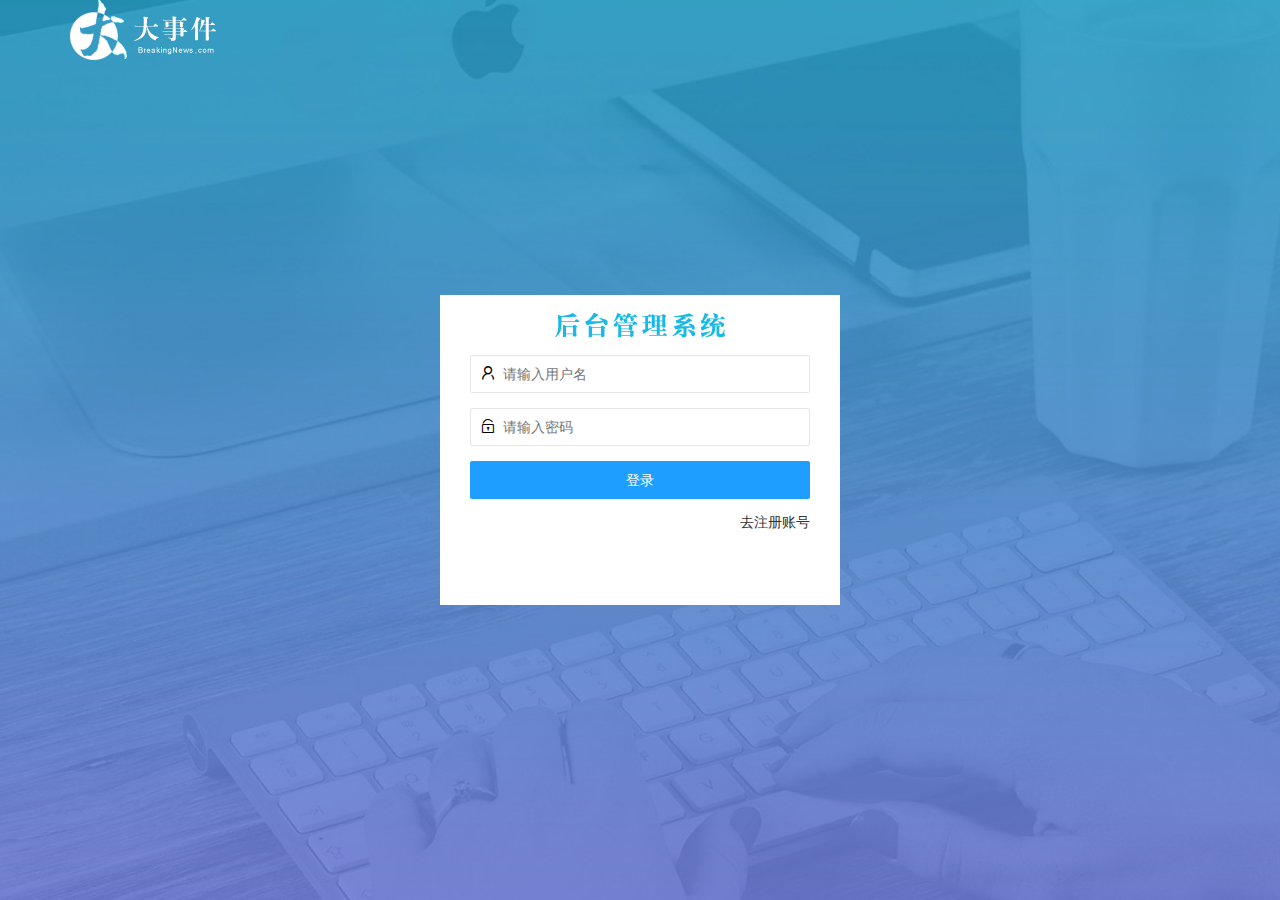
<file: login.html>
<!DOCTYPE html>
<html lang="en">
  <head>
    <meta charset="UTF-8" />
    <meta http-equiv="X-UA-Compatible" content="IE=edge" />
    <meta name="viewport" content="width=device-width, initial-scale=1.0" />
    <title>大事件-登录/注册</title>
    <!-- 导入layui样式 -->
    <link rel="stylesheet" href="/assets/lib/layui/css/layui.css" />
    <!-- 导入自己的样式 -->
    <link rel="stylesheet" href="/assets/css/login.css" />
  </head>
  <body>
    <!-- 头部logo -->
    <div class="layui-main">
      <img src="/assets/images/logo.png" alt="" />
    </div>

    <!-- 登录注册区域 -->
    <div class="loginAndRegBox">
      <div class="title-box"></div>
      <!-- 登录的div -->
      <div class="login-box">
        <!-- 登录的表单 -->
        <form class="layui-form" id="form_login">
          <!-- 用户名 -->
          <div class="layui-form-item">
            <i class="layui-icon layui-icon-username"></i>
            <input type="text" name="username" required lay-verify="required" placeholder="请输入用户名" autocomplete="off" class="layui-input" />
          </div>
          <!-- 密码 -->
          <div class="layui-form-item">
            <i class="layui-icon layui-icon-password"></i>
            <input type="password" name="password" required lay-verify="required|pwd" placeholder="请输入密码" autocomplete="off" class="layui-input" />
          </div>

          <!-- 登录按钮 -->
          <div class="layui-form-item">
            <button class="layui-btn layui-btn-fluid layui-btn-normal" lay-submit>登录</button>
          </div>
          <div class="layui-form-item links">
            <a href="javascript:;" id="link_reg">去注册账号</a>
          </div>
        </form>
      </div>
      <!-- 注册的div -->
      <div class="reg-box">
        <!-- 注册的表单 -->
        <form class="layui-form" id="form_reg">
          <!-- 用户名 -->
          <div class="layui-form-item">
            <i class="layui-icon layui-icon-username"></i>
            <input type="text" name="username" required lay-verify="required" placeholder="请输入用户名" autocomplete="off" class="layui-input" />
          </div>
          <!-- 密码 -->
          <div class="layui-form-item">
            <i class="layui-icon layui-icon-password"></i>
            <input type="password" name="password" required lay-verify="required|pwd" placeholder="请输入密码" autocomplete="off" class="layui-input" />
          </div>
          <!-- 密码确认 -->
          <div class="layui-form-item">
            <i class="layui-icon layui-icon-password"></i>
            <input type="password" name="repassword" required lay-verify="required|pwd|repwd" placeholder="再次确认密码" autocomplete="off" class="layui-input" />
          </div>

          <!-- 登录按钮 -->
          <div class="layui-form-item">
            <button class="layui-btn layui-btn-fluid layui-btn-normal" lay-submit>注册</button>
          </div>
          <div class="layui-form-item links">
            <a href="javascript:;" id="link_login">去登录</a>
          </div>
        </form>
      </div>
    </div>

    <!-- 导入layui的js文件 -->
    <script src="/assets/lib/layui/layui.all.js"></script>
    <!-- 导入jQuery -->
    <script src="/assets/lib/jquery.js"></script>
    <!-- 自己封装的baseAPI.js -->
    <script src="/assets/js/baseAPI.js"></script>
    <!-- 导入自己的js脚本 -->
    <script src="/assets/js/login.js"></script>
  </body>
</html>
</file>
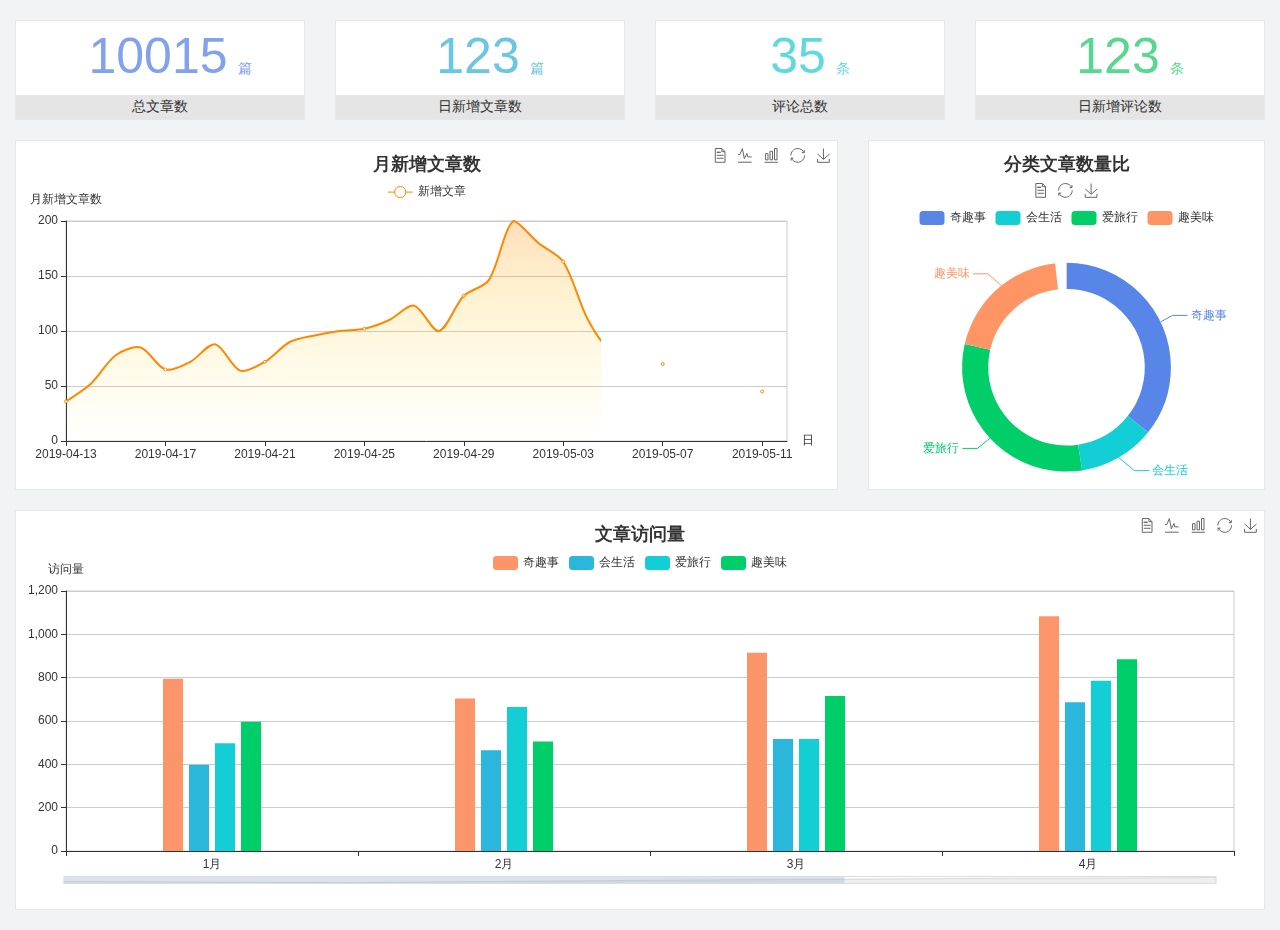
<file: home/dashboard.html>
<!DOCTYPE html>
<html lang="en">

<head>
  <meta charset="UTF-8">
  <meta name="viewport" content="width=device-width, initial-scale=1.0">
  <meta http-equiv="X-UA-Compatible" content="ie=edge">
  <title>图表统计</title>
  <link rel="stylesheet" href="../../assets/lib/bootstrap.css" />
  <link rel="stylesheet" href="../../assets/lib/main.css" />
  <script src="../../assets/lib/jquery.js"></script>
  <script type="text/javascript" src="../../assets/lib/echarts.min.js"></script>
</head>

<body>
  <div class="container-fluid">
    <div class="row spannel_list">
      <div class="col-sm-3 col-xs-6">
        <div class="spannel">
          <em>10015</em><span>篇</span>
          <b>总文章数</b>
        </div>
      </div>
      <div class="col-sm-3 col-xs-6">
        <div class="spannel scolor01">
          <em>123</em><span>篇</span>
          <b>日新增文章数</b>
        </div>
      </div>
      <div class="col-sm-3 col-xs-6">
        <div class="spannel scolor02">
          <em>35</em><span>条</span>
          <b>评论总数</b>
        </div>
      </div>
      <div class="col-sm-3 col-xs-6">
        <div class="spannel scolor03">
          <em>123</em><span>条</span>
          <b>日新增评论数</b>
        </div>
      </div>
    </div>
  </div>

  <div class="container-fluid">
    <div class="row curve-pie">
      <div class="col-lg-8 col-md-8">
        <div class="gragh_pannel" id="curve_show"></div>
      </div>
      <div class="col-lg-4 col-md-4">
        <div class="gragh_pannel" id="pie_show"></div>
      </div>
    </div>
  </div>

  <div class="container-fluid">
    <div class="column_pannel" id="column_show"></div>
  </div>

  <script>
    var oChart = echarts.init(document.getElementById('curve_show'));
    var aList_all = [
      { 'count': 36, 'date': '2019-04-13' },
      { 'count': 52, 'date': '2019-04-14' },
      { 'count': 78, 'date': '2019-04-15' },
      { 'count': 85, 'date': '2019-04-16' },
      { 'count': 65, 'date': '2019-04-17' },
      { 'count': 72, 'date': '2019-04-18' },
      { 'count': 88, 'date': '2019-04-19' },
      { 'count': 64, 'date': '2019-04-20' },
      { 'count': 72, 'date': '2019-04-21' },
      { 'count': 90, 'date': '2019-04-22' },
      { 'count': 96, 'date': '2019-04-23' },
      { 'count': 100, 'date': '2019-04-24' },
      { 'count': 102, 'date': '2019-04-25' },
      { 'count': 110, 'date': '2019-04-26' },
      { 'count': 123, 'date': '2019-04-27' },
      { 'count': 100, 'date': '2019-04-28' },
      { 'count': 132, 'date': '2019-04-29' },
      { 'count': 146, 'date': '2019-04-30' },
      { 'count': 200, 'date': '2019-05-01' },
      { 'count': 180, 'date': '2019-05-02' },
      { 'count': 163, 'date': '2019-05-03' },
      { 'count': 110, 'date': '2019-05-04' },
      { 'count': 80, 'date': '2019-05-05' },
      { 'count': 82, 'date': '2019-05-06' },
      { 'count': 70, 'date': '2019-05-07' },
      { 'count': 65, 'date': '2019-05-08' },
      { 'count': 54, 'date': '2019-05-09' },
      { 'count': 40, 'date': '2019-05-10' },
      { 'count': 45, 'date': '2019-05-11' },
      { 'count': 38, 'date': '2019-05-12' },
    ];

    let aCount = [];
    let aDate = [];

    for (var i = 0; i < aList_all.length; i++) {
      aCount.push(aList_all[i].count);
      aDate.push(aList_all[i].date);
    }

    var chartopt = {
      title: {
        text: '月新增文章数',
        left: 'center',
        top: '10'
      },
      tooltip: {
        trigger: 'axis'
      },
      legend: {
        data: ['新增文章'],
        top: '40'
      },
      toolbox: {
        show: true,
        feature: {
          mark: { show: true },
          dataView: { show: true, readOnly: false },
          magicType: { show: true, type: ['line', 'bar'] },
          restore: { show: true },
          saveAsImage: { show: true }
        }
      },
      calculable: true,
      xAxis: [
        {
          name: '日',
          type: 'category',
          boundaryGap: false,
          data: aDate
        }
      ],
      yAxis: [
        {
          name: '月新增文章数',
          type: 'value'
        }
      ],
      series: [
        {
          name: '新增文章',
          type: 'line',
          smooth: true,
          itemStyle: { normal: { areaStyle: { type: 'default' }, color: '#f80' }, lineStyle: { color: '#f80' } },
          data: aCount
        }],
      areaStyle: {
        normal: {
          color: new echarts.graphic.LinearGradient(0, 0, 0, 1, [{
            offset: 0,
            color: 'rgba(255,136,0,0.39)'
          }, {
            offset: .34,
            color: 'rgba(255,180,0,0.25)'
          }, {
            offset: 1,
            color: 'rgba(255,222,0,0.00)'
          }])

        }
      },
      grid: {
        show: true,
        x: 50,
        x2: 50,
        y: 80,
        height: 220
      }
    };

    oChart.setOption(chartopt);


    var oPie = echarts.init(document.getElementById('pie_show'));
    var oPieopt =
    {
      title: {
        top: 10,
        text: '分类文章数量比',
        x: 'center'
      },
      tooltip: {
        trigger: 'item',
        formatter: "{a} <br/>{b} : {c} ({d}%)"
      },
      color: ['#5885e8', '#13cfd5', '#00ce68', '#ff9565'],
      legend: {
        x: 'center',
        top: 65,
        data: ['奇趣事', '会生活', '爱旅行', '趣美味']
      },
      toolbox: {
        show: true,
        x: 'center',
        top: 35,
        feature: {
          mark: { show: true },
          dataView: { show: true, readOnly: false },
          magicType: {
            show: true,
            type: ['pie', 'funnel'],
            option: {
              funnel: {
                x: '25%',
                width: '50%',
                funnelAlign: 'left',
                max: 1548
              }
            }
          },
          restore: { show: true },
          saveAsImage: { show: true }
        }
      },
      calculable: true,
      series: [
        {
          name: '访问来源',
          type: 'pie',
          radius: ['45%', '60%'],
          center: ['50%', '65%'],
          data: [
            { value: 300, name: '奇趣事' },
            { value: 100, name: '会生活' },
            { value: 260, name: '爱旅行' },
            { value: 180, name: '趣美味' }
          ]
        }
      ]
    };
    oPie.setOption(oPieopt);



    var oColumn = this.echarts.init(document.getElementById('column_show'));
    var oColumnopt =
    {
      title: {
        text: '文章访问量',
        left: 'center',
        top: '10'
      },
      tooltip: {
        trigger: 'axis'
      },
      legend: {
        data: ['奇趣事', '会生活', '爱旅行', '趣美味'],
        top: '40'
      },
      toolbox: {
        show: true,
        feature: {
          mark: { show: true },
          dataView: { show: true, readOnly: false },
          magicType: { show: true, type: ['line', 'bar'] },
          restore: { show: true },
          saveAsImage: { show: true }
        }
      },
      calculable: true,
      xAxis: [
        {
          type: 'category',
          data: ['1月', '2月', '3月', '4月', '5月']
        }
      ],
      yAxis: [
        {
          name: '访问量',
          type: 'value'
        }
      ],
      series: [
        {
          name: '奇趣事',
          type: 'bar',
          barWidth: 20,
          itemStyle: {
            normal: { areaStyle: { type: 'default' }, color: '#fd956a' }
          },
          data: [800, 708, 920, 1090, 1200]
        },
        {
          name: '会生活',
          type: 'bar',
          barWidth: 20,
          itemStyle: {
            normal: { areaStyle: { type: 'default' }, color: '#2bb6db' }
          },
          data: [400, 468, 520, 690, 800]
        },
        {
          name: '爱旅行',
          type: 'bar',
          barWidth: 20,
          itemStyle: {
            normal: { areaStyle: { type: 'default' }, color: '#13cfd5' }
          },
          data: [500, 668, 520, 790, 900]
        },
        {
          name: '趣美味',
          type: 'bar',
          barWidth: 20,
          itemStyle: {
            normal: { areaStyle: { type: 'default' }, color: '#00ce68' }
          },
          data: [600, 508, 720, 890, 1000]
        }
      ],
      grid: {
        show: true,
        x: 50,
        x2: 30,
        y: 80,
        height: 260
      },
      dataZoom: [//给x轴设置滚动条
        {
          start: 0,//默认为0
          end: 100 - 1000 / 31,//默认为100
          type: 'slider',
          show: true,
          xAxisIndex: [0],
          handleSize: 0,//滑动条的 左右2个滑动条的大小
          height: 8,//组件高度
          left: 45, //左边的距离
          right: 50,//右边的距离
          bottom: 26,//右边的距离
          handleColor: '#ddd',//h滑动图标的颜色
          handleStyle: {
            borderColor: "#cacaca",
            borderWidth: "1",
            shadowBlur: 2,
            background: "#ddd",
            shadowColor: "#ddd",
          }
        }]
    };
    oColumn.setOption(oColumnopt);
  </script>
</body>

</html>
</file>
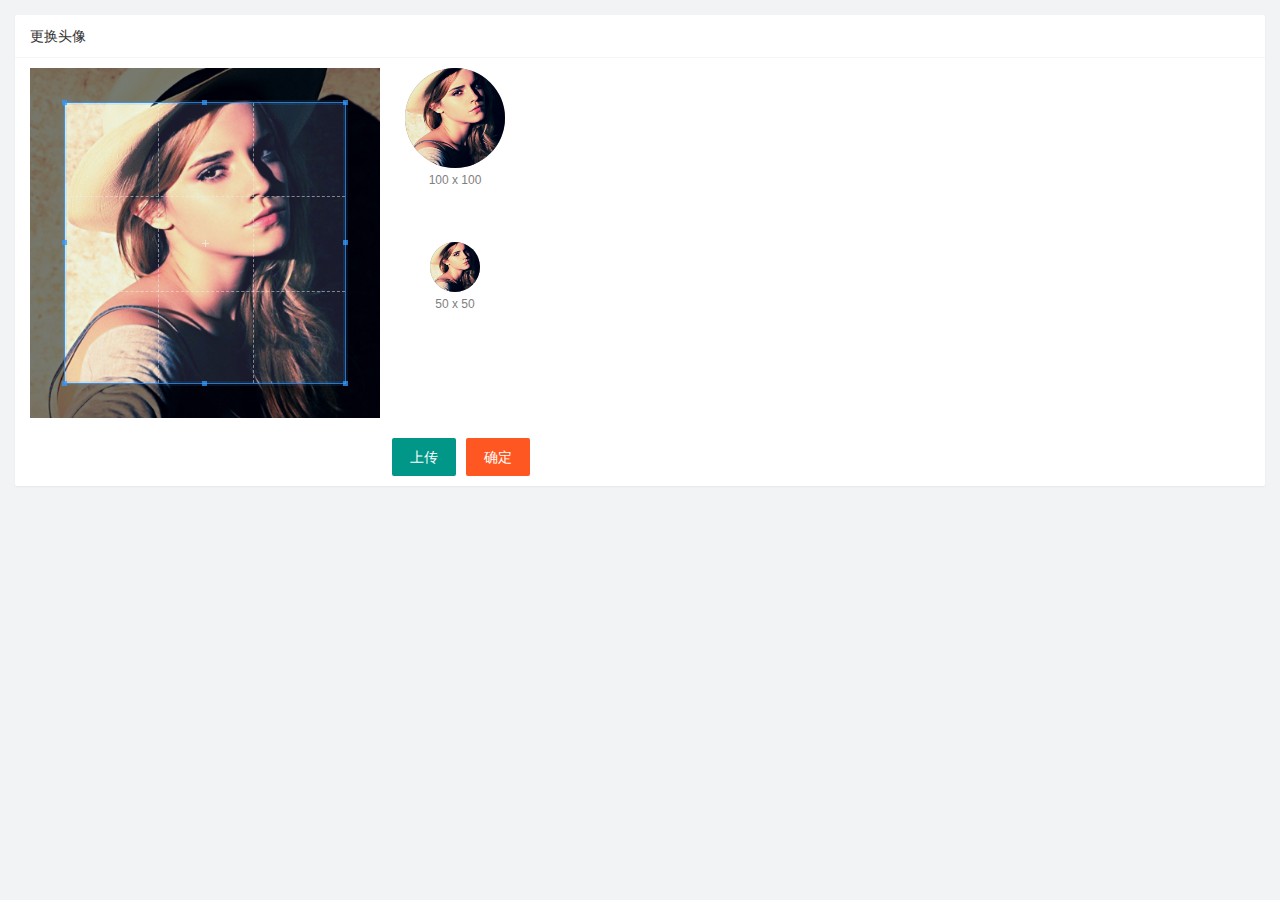
<file: user/user_avatar.html>
<!DOCTYPE html>
<html lang="en">
  <head>
    <meta charset="UTF-8" />
    <meta http-equiv="X-UA-Compatible" content="IE=edge" />
    <meta name="viewport" content="width=device-width, initial-scale=1.0" />
    <title>Document</title>
    <link rel="stylesheet" href="/assets/lib/layui/css/layui.css" />
    <link rel="stylesheet" href="/assets/css/user/user_avatar.css" />
    <link rel="stylesheet" href="/assets/lib/cropper/cropper.css" />
  </head>
  <body>
    <!-- 卡片区域 -->
    <div class="layui-card">
      <div class="layui-card-header">更换头像</div>
      <div class="layui-card-body">
        <!-- 第一行的图片裁剪和预览区域 -->
        <div class="row1">
          <!-- 图片裁剪区域 -->
          <div class="cropper-box">
            <!-- 这个 img 标签很重要，将来会把它初始化为裁剪区域 -->
            <img id="image" src="/assets/images/sample.jpg" />
          </div>
          <!-- 图片的预览区域 -->
          <div class="preview-box">
            <div>
              <!-- 宽高为 100px 的预览区域 -->
              <div class="img-preview w100"></div>
              <p class="size">100 x 100</p>
            </div>
            <div>
              <!-- 宽高为 50px 的预览区域 -->
              <div class="img-preview w50"></div>
              <p class="size">50 x 50</p>
            </div>
          </div>
        </div>
        <!-- 第二行的按钮区域 -->
        <div class="row2">
          <!-- 通过accept属性控制文件类型 -->
          <input type="file" id="file" accept="image/png,image/jpeg" />
          <button type="button" class="layui-btn" id="btnChooseImage">上传</button>
          <button type="button" class="layui-btn layui-btn-danger" id="btnUpload">确定</button>
        </div>
      </div>
    </div>

    <script src="/assets/lib/layui/layui.all.js"></script>
    <script src="/assets/lib/jquery.js"></script>
    <script src="/assets/lib/cropper/Cropper.js"></script>
    <script src="/assets/lib/cropper/jquery-cropper.js"></script>
    <script src="/assets/js/baseAPI.js"></script>
    <script src="/assets/js/user/user_avatar.js"></script>
  </body>
</html>
</file>
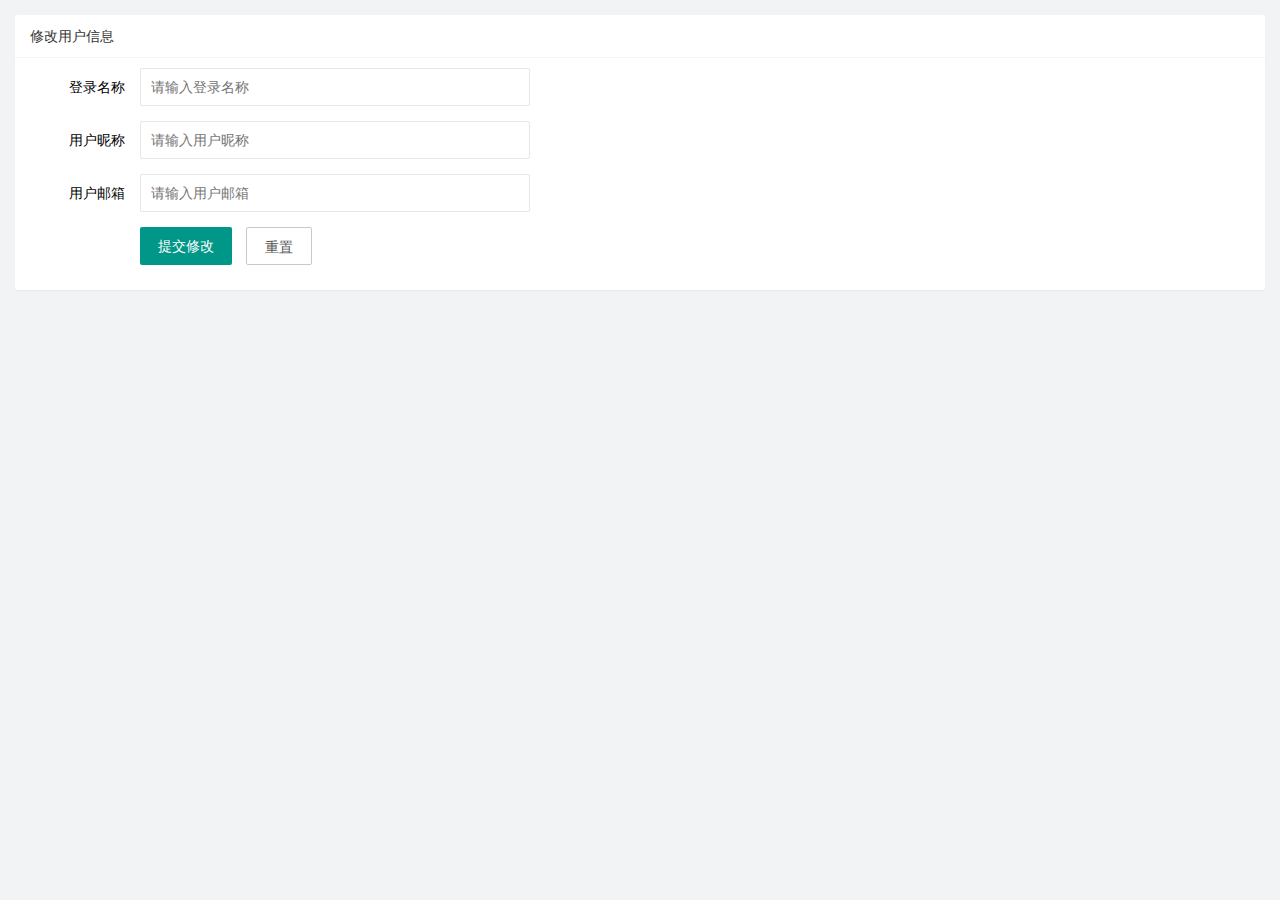
<file: user/user_info.html>
<!DOCTYPE html>
<html lang="en">
  <head>
    <meta charset="UTF-8" />
    <meta http-equiv="X-UA-Compatible" content="IE=edge" />
    <meta name="viewport" content="width=device-width, initial-scale=1.0" />
    <title>Document</title>
    <link rel="stylesheet" href="/assets/lib/layui/css/layui.css" />
    <link rel="stylesheet" href="/assets/css/user/user_info.css" />
  </head>
  <body>
    <div class="layui-card">
      <div class="layui-card-header">修改用户信息</div>
      <div class="layui-card-body">
        <!-- from表单区域 -->
        <form class="layui-form" lay-filter="formUserInfo">
          <!-- 这是隐藏域 -->
          <input type="hidden" name="id" />

          <div class="layui-form-item">
            <label class="layui-form-label">登录名称</label>
            <div class="layui-input-block">
              <input type="text" name="username" required lay-verify="required" placeholder="请输入登录名称" autocomplete="off" class="layui-input" readonly />
            </div>
          </div>

          <div class="layui-form-item">
            <label class="layui-form-label">用户昵称</label>
            <div class="layui-input-block">
              <input type="text" name="nickname" required lay-verify="required|nickname" placeholder="请输入用户昵称" autocomplete="off" class="layui-input" />
            </div>
          </div>

          <div class="layui-form-item">
            <label class="layui-form-label">用户邮箱</label>
            <div class="layui-input-block">
              <input type="text" name="email" required lay-verify="required|email" placeholder="请输入用户邮箱" autocomplete="off" class="layui-input" />
            </div>
          </div>

          <div class="layui-form-item">
            <div class="layui-input-block">
              <button class="layui-btn" lay-submit lay-filter="formDemo">提交修改</button>
              <button type="reset" class="layui-btn layui-btn-primary" id="btnReset">重置</button>
            </div>
          </div>
        </form>
      </div>
    </div>

    <!-- 导入layui的js -->
    <script src="/assets/lib/layui/layui.all.js"></script>
    <!-- 导入jQuery的js -->
    <script src="/assets/lib/jquery.js"></script>
    <!-- 导入自己封装的baseAPI -->
    <script src="/assets/js/baseAPI.js"></script>
    <!-- 导入自己的js -->
    <script src="/assets/js/user/user_info.js"></script>
  </body>
</html>
</file>
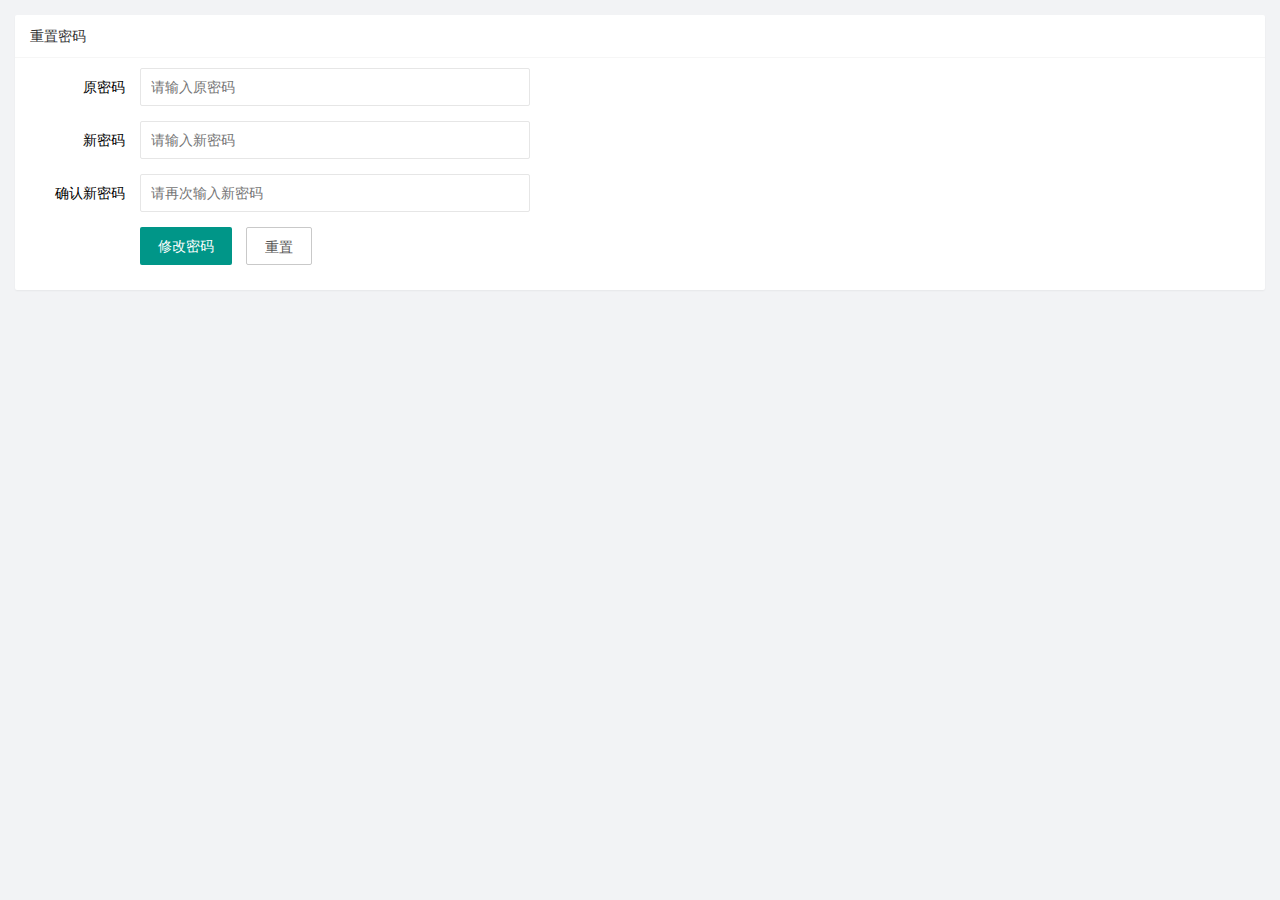
<file: user/user_pwd.html>
<!DOCTYPE html>
<html lang="en">
  <head>
    <meta charset="UTF-8" />
    <meta http-equiv="X-UA-Compatible" content="IE=edge" />
    <meta name="viewport" content="width=device-width, initial-scale=1.0" />
    <title>Document</title>
    <link rel="stylesheet" href="/assets/lib/layui/css/layui.css" />
    <link rel="stylesheet" href="/assets/css/user/user_pwd.css" />
  </head>
  <body>
    <div class="layui-card">
      <div class="layui-card-header">重置密码</div>
      <div class="layui-card-body">
        <!-- from表单区域 -->
        <form class="layui-form">
          <div class="layui-form-item">
            <label class="layui-form-label">原密码</label>
            <div class="layui-input-block">
              <input type="password" name="old_pwd" required lay-verify="required" placeholder="请输入原密码" autocomplete="off" class="layui-input" id="oldPwd" />
            </div>
          </div>

          <div class="layui-form-item">
            <label class="layui-form-label">新密码</label>
            <div class="layui-input-block">
              <input type="password" name="new_pwd" required lay-verify="required|pwd|samePwd" placeholder="请输入新密码" autocomplete="off" class="layui-input" id="newPwd" />
            </div>
          </div>

          <div class="layui-form-item">
            <label class="layui-form-label">确认新密码</label>
            <div class="layui-input-block">
              <input type="password" name="re_pwd" required lay-verify="required|pwd|rePwd" placeholder="请再次输入新密码" autocomplete="off" class="layui-input" id="rePwd" />
            </div>
          </div>

          <div class="layui-form-item">
            <div class="layui-input-block">
              <button class="layui-btn" lay-submit lay-filter="formDemo">修改密码</button>
              <button type="reset" class="layui-btn layui-btn-primary" id="btnReset">重置</button>
            </div>
          </div>
        </form>
      </div>
    </div>

    <!-- 导入layui的js -->
    <script src="/assets/lib/layui/layui.all.js"></script>
    <!-- 导入jQuery的js -->
    <script src="/assets/lib/jquery.js"></script>
    <!-- 导入自己封装的baseAPI -->
    <script src="/assets/js/baseAPI.js"></script>
    <!-- 导入自己的js -->
    <script src="/assets/js/user/user_pwd.js"></script>
  </body>
</html>
</file>
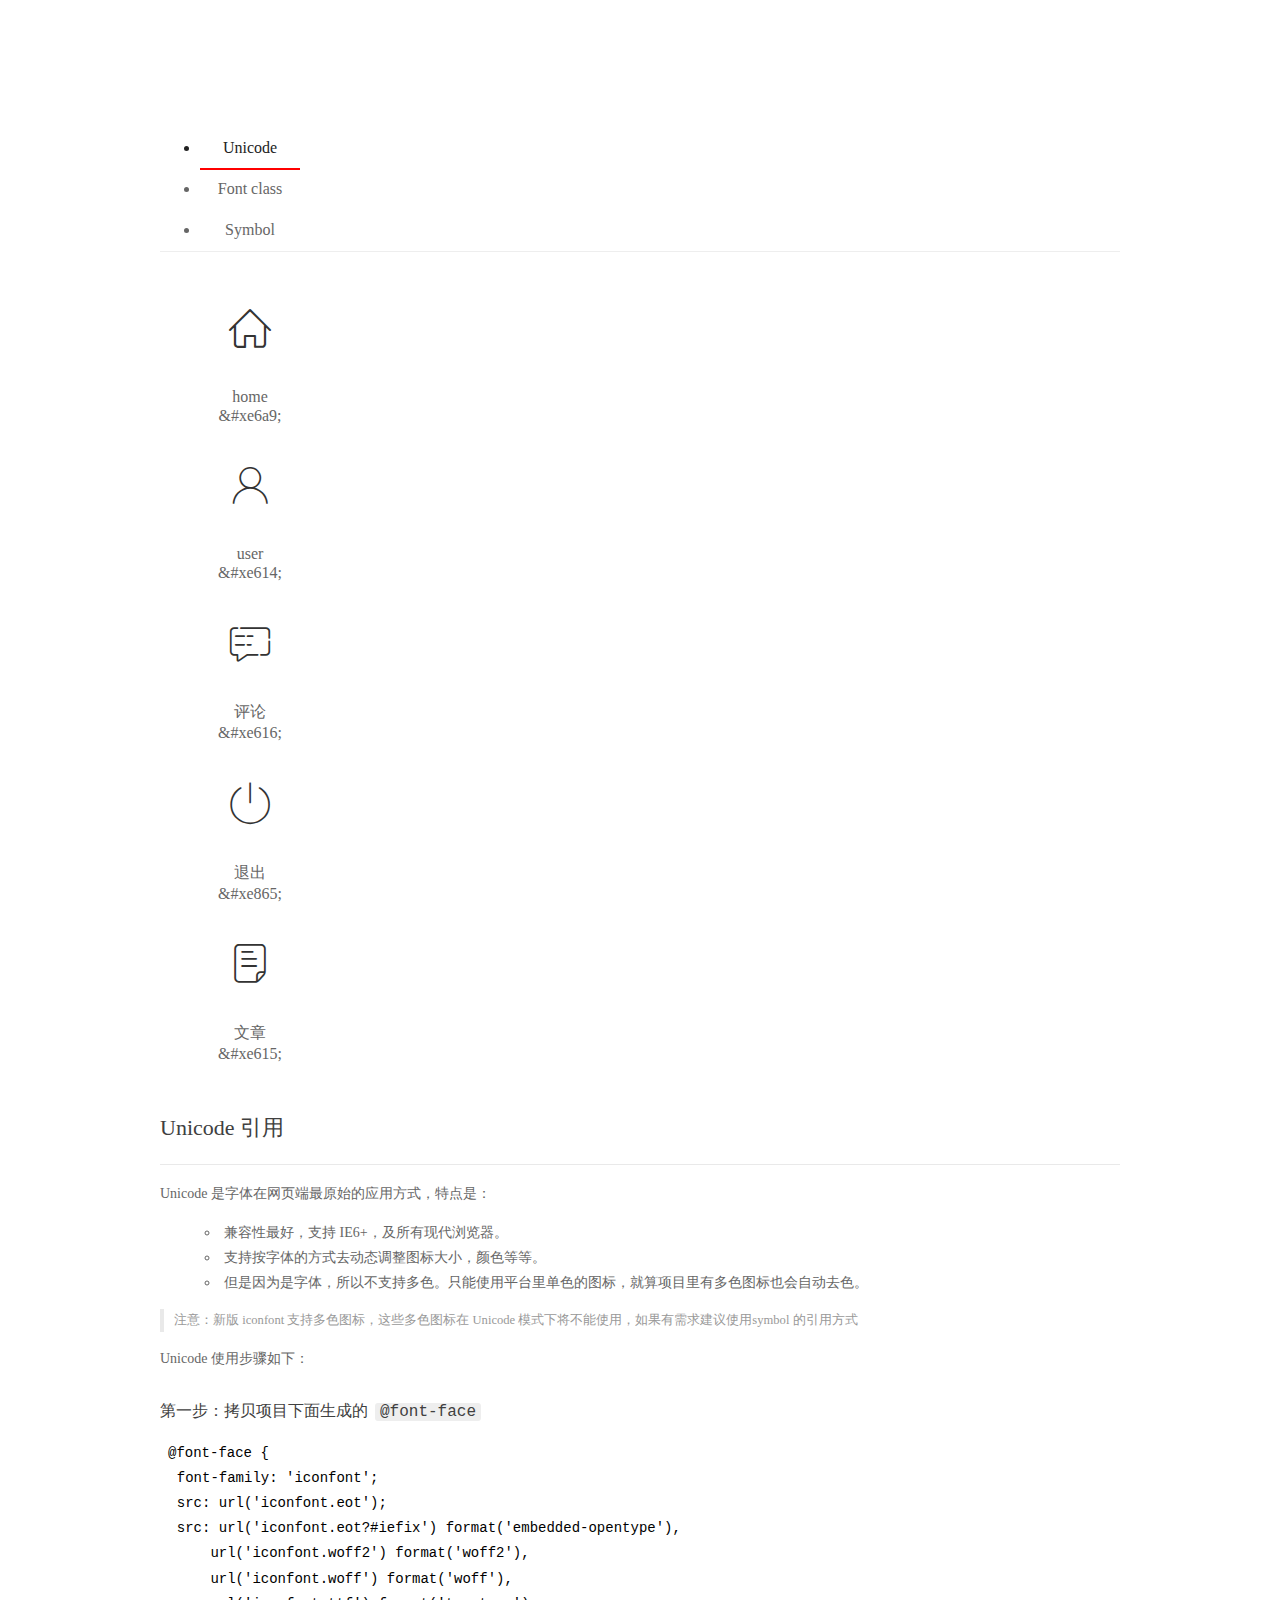
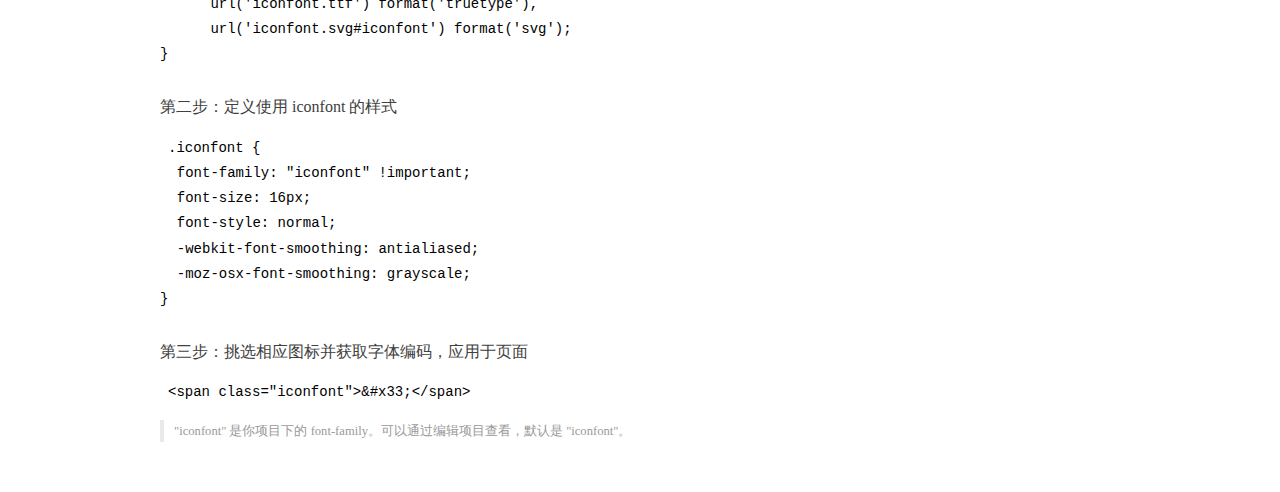
<file: assets/fonts/demo_index.html>
<!DOCTYPE html>
<html>
<head>
  <meta charset="utf-8"/>
  <title>IconFont Demo</title>
  <link rel="shortcut icon" href="https://gtms04.alicdn.com/tps/i4/TB1_oz6GVXXXXaFXpXXJDFnIXXX-64-64.ico" type="image/x-icon"/>
  <link rel="stylesheet" href="https://g.alicdn.com/thx/cube/1.3.2/cube.min.css">
  <link rel="stylesheet" href="demo.css">
  <link rel="stylesheet" href="iconfont.css">
  <script src="iconfont.js"></script>
  <!-- jQuery -->
  <script src="https://a1.alicdn.com/oss/uploads/2018/12/26/7bfddb60-08e8-11e9-9b04-53e73bb6408b.js"></script>
  <!-- 代码高亮 -->
  <script src="https://a1.alicdn.com/oss/uploads/2018/12/26/a3f714d0-08e6-11e9-8a15-ebf944d7534c.js"></script>
</head>
<body>
  <div class="main">
    <h1 class="logo"><a href="https://www.iconfont.cn/" title="iconfont 首页" target="_blank">&#xe86b;</a></h1>
    <div class="nav-tabs">
      <ul id="tabs" class="dib-box">
        <li class="dib active"><span>Unicode</span></li>
        <li class="dib"><span>Font class</span></li>
        <li class="dib"><span>Symbol</span></li>
      </ul>
      
    </div>
    <div class="tab-container">
      <div class="content unicode" style="display: block;">
          <ul class="icon_lists dib-box">
          
            <li class="dib">
              <span class="icon iconfont">&#xe6a9;</span>
                <div class="name">home</div>
                <div class="code-name">&amp;#xe6a9;</div>
              </li>
          
            <li class="dib">
              <span class="icon iconfont">&#xe614;</span>
                <div class="name">user</div>
                <div class="code-name">&amp;#xe614;</div>
              </li>
          
            <li class="dib">
              <span class="icon iconfont">&#xe616;</span>
                <div class="name">评论</div>
                <div class="code-name">&amp;#xe616;</div>
              </li>
          
            <li class="dib">
              <span class="icon iconfont">&#xe865;</span>
                <div class="name">退出</div>
                <div class="code-name">&amp;#xe865;</div>
              </li>
          
            <li class="dib">
              <span class="icon iconfont">&#xe615;</span>
                <div class="name">文章</div>
                <div class="code-name">&amp;#xe615;</div>
              </li>
          
          </ul>
          <div class="article markdown">
          <h2 id="unicode-">Unicode 引用</h2>
          <hr>

          <p>Unicode 是字体在网页端最原始的应用方式，特点是：</p>
          <ul>
            <li>兼容性最好，支持 IE6+，及所有现代浏览器。</li>
            <li>支持按字体的方式去动态调整图标大小，颜色等等。</li>
            <li>但是因为是字体，所以不支持多色。只能使用平台里单色的图标，就算项目里有多色图标也会自动去色。</li>
          </ul>
          <blockquote>
            <p>注意：新版 iconfont 支持多色图标，这些多色图标在 Unicode 模式下将不能使用，如果有需求建议使用symbol 的引用方式</p>
          </blockquote>
          <p>Unicode 使用步骤如下：</p>
          <h3 id="-font-face">第一步：拷贝项目下面生成的 <code>@font-face</code></h3>
<pre><code class="language-css"
>@font-face {
  font-family: 'iconfont';
  src: url('iconfont.eot');
  src: url('iconfont.eot?#iefix') format('embedded-opentype'),
      url('iconfont.woff2') format('woff2'),
      url('iconfont.woff') format('woff'),
      url('iconfont.ttf') format('truetype'),
      url('iconfont.svg#iconfont') format('svg');
}
</code></pre>
          <h3 id="-iconfont-">第二步：定义使用 iconfont 的样式</h3>
<pre><code class="language-css"
>.iconfont {
  font-family: "iconfont" !important;
  font-size: 16px;
  font-style: normal;
  -webkit-font-smoothing: antialiased;
  -moz-osx-font-smoothing: grayscale;
}
</code></pre>
          <h3 id="-">第三步：挑选相应图标并获取字体编码，应用于页面</h3>
<pre>
<code class="language-html"
>&lt;span class="iconfont"&gt;&amp;#x33;&lt;/span&gt;
</code></pre>
          <blockquote>
            <p>"iconfont" 是你项目下的 font-family。可以通过编辑项目查看，默认是 "iconfont"。</p>
          </blockquote>
          </div>
      </div>
      <div class="content font-class">
        <ul class="icon_lists dib-box">
          
          <li class="dib">
            <span class="icon iconfont icon-home"></span>
            <div class="name">
              home
            </div>
            <div class="code-name">.icon-home
            </div>
          </li>
          
          <li class="dib">
            <span class="icon iconfont icon-user"></span>
            <div class="name">
              user
            </div>
            <div class="code-name">.icon-user
            </div>
          </li>
          
          <li class="dib">
            <span class="icon iconfont icon-pinglun"></span>
            <div class="name">
              评论
            </div>
            <div class="code-name">.icon-pinglun
            </div>
          </li>
          
          <li class="dib">
            <span class="icon iconfont icon-tuichu"></span>
            <div class="name">
              退出
            </div>
            <div class="code-name">.icon-tuichu
            </div>
          </li>
          
          <li class="dib">
            <span class="icon iconfont icon-16"></span>
            <div class="name">
              文章
            </div>
            <div class="code-name">.icon-16
            </div>
          </li>
          
        </ul>
        <div class="article markdown">
        <h2 id="font-class-">font-class 引用</h2>
        <hr>

        <p>font-class 是 Unicode 使用方式的一种变种，主要是解决 Unicode 书写不直观，语意不明确的问题。</p>
        <p>与 Unicode 使用方式相比，具有如下特点：</p>
        <ul>
          <li>兼容性良好，支持 IE8+，及所有现代浏览器。</li>
          <li>相比于 Unicode 语意明确，书写更直观。可以很容易分辨这个 icon 是什么。</li>
          <li>因为使用 class 来定义图标，所以当要替换图标时，只需要修改 class 里面的 Unicode 引用。</li>
          <li>不过因为本质上还是使用的字体，所以多色图标还是不支持的。</li>
        </ul>
        <p>使用步骤如下：</p>
        <h3 id="-fontclass-">第一步：引入项目下面生成的 fontclass 代码：</h3>
<pre><code class="language-html">&lt;link rel="stylesheet" href="./iconfont.css"&gt;
</code></pre>
        <h3 id="-">第二步：挑选相应图标并获取类名，应用于页面：</h3>
<pre><code class="language-html">&lt;span class="iconfont icon-xxx"&gt;&lt;/span&gt;
</code></pre>
        <blockquote>
          <p>"
            iconfont" 是你项目下的 font-family。可以通过编辑项目查看，默认是 "iconfont"。</p>
        </blockquote>
      </div>
      </div>
      <div class="content symbol">
          <ul class="icon_lists dib-box">
          
            <li class="dib">
                <svg class="icon svg-icon" aria-hidden="true">
                  <use xlink:href="#icon-home"></use>
                </svg>
                <div class="name">home</div>
                <div class="code-name">#icon-home</div>
            </li>
          
            <li class="dib">
                <svg class="icon svg-icon" aria-hidden="true">
                  <use xlink:href="#icon-user"></use>
                </svg>
                <div class="name">user</div>
                <div class="code-name">#icon-user</div>
            </li>
          
            <li class="dib">
                <svg class="icon svg-icon" aria-hidden="true">
                  <use xlink:href="#icon-pinglun"></use>
                </svg>
                <div class="name">评论</div>
                <div class="code-name">#icon-pinglun</div>
            </li>
          
            <li class="dib">
                <svg class="icon svg-icon" aria-hidden="true">
                  <use xlink:href="#icon-tuichu"></use>
                </svg>
                <div class="name">退出</div>
                <div class="code-name">#icon-tuichu</div>
            </li>
          
            <li class="dib">
                <svg class="icon svg-icon" aria-hidden="true">
                  <use xlink:href="#icon-16"></use>
                </svg>
                <div class="name">文章</div>
                <div class="code-name">#icon-16</div>
            </li>
          
          </ul>
          <div class="article markdown">
          <h2 id="symbol-">Symbol 引用</h2>
          <hr>

          <p>这是一种全新的使用方式，应该说这才是未来的主流，也是平台目前推荐的用法。相关介绍可以参考这篇<a href="">文章</a>
            这种用法其实是做了一个 SVG 的集合，与另外两种相比具有如下特点：</p>
          <ul>
            <li>支持多色图标了，不再受单色限制。</li>
            <li>通过一些技巧，支持像字体那样，通过 <code>font-size</code>, <code>color</code> 来调整样式。</li>
            <li>兼容性较差，支持 IE9+，及现代浏览器。</li>
            <li>浏览器渲染 SVG 的性能一般，还不如 png。</li>
          </ul>
          <p>使用步骤如下：</p>
          <h3 id="-symbol-">第一步：引入项目下面生成的 symbol 代码：</h3>
<pre><code class="language-html">&lt;script src="./iconfont.js"&gt;&lt;/script&gt;
</code></pre>
          <h3 id="-css-">第二步：加入通用 CSS 代码（引入一次就行）：</h3>
<pre><code class="language-html">&lt;style&gt;
.icon {
  width: 1em;
  height: 1em;
  vertical-align: -0.15em;
  fill: currentColor;
  overflow: hidden;
}
&lt;/style&gt;
</code></pre>
          <h3 id="-">第三步：挑选相应图标并获取类名，应用于页面：</h3>
<pre><code class="language-html">&lt;svg class="icon" aria-hidden="true"&gt;
  &lt;use xlink:href="#icon-xxx"&gt;&lt;/use&gt;
&lt;/svg&gt;
</code></pre>
          </div>
      </div>

    </div>
  </div>
  <script>
  $(document).ready(function () {
      $('.tab-container .content:first').show()

      $('#tabs li').click(function (e) {
        var tabContent = $('.tab-container .content')
        var index = $(this).index()

        if ($(this).hasClass('active')) {
          return
        } else {
          $('#tabs li').removeClass('active')
          $(this).addClass('active')

          tabContent.hide().eq(index).fadeIn()
        }
      })
    })
  </script>
</body>
</html>
</file>
<file: assets/lib/layui/css/layui.css>
/** layui-v2.5.5 MIT License By https://www.layui.com */
 .layui-inline,img{display:inline-block;vertical-align:middle}h1,h2,h3,h4,h5,h6{font-weight:400}.layui-edge,.layui-header,.layui-inline,.layui-main{position:relative}.layui-body,.layui-edge,.layui-elip{overflow:hidden}.layui-btn,.layui-edge,.layui-inline,img{vertical-align:middle}.layui-btn,.layui-disabled,.layui-icon,.layui-unselect{-moz-user-select:none;-webkit-user-select:none;-ms-user-select:none}.layui-elip,.layui-form-checkbox span,.layui-form-pane .layui-form-label{text-overflow:ellipsis;white-space:nowrap}.layui-breadcrumb,.layui-tree-btnGroup{visibility:hidden}blockquote,body,button,dd,div,dl,dt,form,h1,h2,h3,h4,h5,h6,input,li,ol,p,pre,td,textarea,th,ul{margin:0;padding:0;-webkit-tap-highlight-color:rgba(0,0,0,0)}a:active,a:hover{outline:0}img{border:none}li{list-style:none}table{border-collapse:collapse;border-spacing:0}h4,h5,h6{font-size:100%}button,input,optgroup,option,select,textarea{font-family:inherit;font-size:inherit;font-style:inherit;font-weight:inherit;outline:0}pre{white-space:pre-wrap;white-space:-moz-pre-wrap;white-space:-pre-wrap;white-space:-o-pre-wrap;word-wrap:break-word}body{line-height:24px;font:14px Helvetica Neue,Helvetica,PingFang SC,Tahoma,Arial,sans-serif}hr{height:1px;margin:10px 0;border:0;clear:both}a{color:#333;text-decoration:none}a:hover{color:#777}a cite{font-style:normal;*cursor:pointer}.layui-border-box,.layui-border-box *{box-sizing:border-box}.layui-box,.layui-box *{box-sizing:content-box}.layui-clear{clear:both;*zoom:1}.layui-clear:after{content:'\20';clear:both;*zoom:1;display:block;height:0}.layui-inline{*display:inline;*zoom:1}.layui-edge{display:inline-block;width:0;height:0;border-width:6px;border-style:dashed;border-color:transparent}.layui-edge-top{top:-4px;border-bottom-color:#999;border-bottom-style:solid}.layui-edge-right{border-left-color:#999;border-left-style:solid}.layui-edge-bottom{top:2px;border-top-color:#999;border-top-style:solid}.layui-edge-left{border-right-color:#999;border-right-style:solid}.layui-disabled,.layui-disabled:hover{color:#d2d2d2!important;cursor:not-allowed!important}.layui-circle{border-radius:100%}.layui-show{display:block!important}.layui-hide{display:none!important}@font-face{font-family:layui-icon;src:url(../font/iconfont.eot?v=250);src:url(../font/iconfont.eot?v=250#iefix) format('embedded-opentype'),url(../font/iconfont.woff2?v=250) format('woff2'),url(../font/iconfont.woff?v=250) format('woff'),url(../font/iconfont.ttf?v=250) format('truetype'),url(../font/iconfont.svg?v=250#layui-icon) format('svg')}.layui-icon{font-family:layui-icon!important;font-size:16px;font-style:normal;-webkit-font-smoothing:antialiased;-moz-osx-font-smoothing:grayscale}.layui-icon-reply-fill:before{content:"\e611"}.layui-icon-set-fill:before{content:"\e614"}.layui-icon-menu-fill:before{content:"\e60f"}.layui-icon-search:before{content:"\e615"}.layui-icon-share:before{content:"\e641"}.layui-icon-set-sm:before{content:"\e620"}.layui-icon-engine:before{content:"\e628"}.layui-icon-close:before{content:"\1006"}.layui-icon-close-fill:before{content:"\1007"}.layui-icon-chart-screen:before{content:"\e629"}.layui-icon-star:before{content:"\e600"}.layui-icon-circle-dot:before{content:"\e617"}.layui-icon-chat:before{content:"\e606"}.layui-icon-release:before{content:"\e609"}.layui-icon-list:before{content:"\e60a"}.layui-icon-chart:before{content:"\e62c"}.layui-icon-ok-circle:before{content:"\1005"}.layui-icon-layim-theme:before{content:"\e61b"}.layui-icon-table:before{content:"\e62d"}.layui-icon-right:before{content:"\e602"}.layui-icon-left:before{content:"\e603"}.layui-icon-cart-simple:before{content:"\e698"}.layui-icon-face-cry:before{content:"\e69c"}.layui-icon-face-smile:before{content:"\e6af"}.layui-icon-survey:before{content:"\e6b2"}.layui-icon-tree:before{content:"\e62e"}.layui-icon-upload-circle:before{content:"\e62f"}.layui-icon-add-circle:before{content:"\e61f"}.layui-icon-download-circle:before{content:"\e601"}.layui-icon-templeate-1:before{content:"\e630"}.layui-icon-util:before{content:"\e631"}.layui-icon-face-surprised:before{content:"\e664"}.layui-icon-edit:before{content:"\e642"}.layui-icon-speaker:before{content:"\e645"}.layui-icon-down:before{content:"\e61a"}.layui-icon-file:before{content:"\e621"}.layui-icon-layouts:before{content:"\e632"}.layui-icon-rate-half:before{content:"\e6c9"}.layui-icon-add-circle-fine:before{content:"\e608"}.layui-icon-prev-circle:before{content:"\e633"}.layui-icon-read:before{content:"\e705"}.layui-icon-404:before{content:"\e61c"}.layui-icon-carousel:before{content:"\e634"}.layui-icon-help:before{content:"\e607"}.layui-icon-code-circle:before{content:"\e635"}.layui-icon-water:before{content:"\e636"}.layui-icon-username:before{content:"\e66f"}.layui-icon-find-fill:before{content:"\e670"}.layui-icon-about:before{content:"\e60b"}.layui-icon-location:before{content:"\e715"}.layui-icon-up:before{content:"\e619"}.layui-icon-pause:before{content:"\e651"}.layui-icon-date:before{content:"\e637"}.layui-icon-layim-uploadfile:before{content:"\e61d"}.layui-icon-delete:before{content:"\e640"}.layui-icon-play:before{content:"\e652"}.layui-icon-top:before{content:"\e604"}.layui-icon-friends:before{content:"\e612"}.layui-icon-refresh-3:before{content:"\e9aa"}.layui-icon-ok:before{content:"\e605"}.layui-icon-layer:before{content:"\e638"}.layui-icon-face-smile-fine:before{content:"\e60c"}.layui-icon-dollar:before{content:"\e659"}.layui-icon-group:before{content:"\e613"}.layui-icon-layim-download:before{content:"\e61e"}.layui-icon-picture-fine:before{content:"\e60d"}.layui-icon-link:before{content:"\e64c"}.layui-icon-diamond:before{content:"\e735"}.layui-icon-log:before{content:"\e60e"}.layui-icon-rate-solid:before{content:"\e67a"}.layui-icon-fonts-del:before{content:"\e64f"}.layui-icon-unlink:before{content:"\e64d"}.layui-icon-fonts-clear:before{content:"\e639"}.layui-icon-triangle-r:before{content:"\e623"}.layui-icon-circle:before{content:"\e63f"}.layui-icon-radio:before{content:"\e643"}.layui-icon-align-center:before{content:"\e647"}.layui-icon-align-right:before{content:"\e648"}.layui-icon-align-left:before{content:"\e649"}.layui-icon-loading-1:before{content:"\e63e"}.layui-icon-return:before{content:"\e65c"}.layui-icon-fonts-strong:before{content:"\e62b"}.layui-icon-upload:before{content:"\e67c"}.layui-icon-dialogue:before{content:"\e63a"}.layui-icon-video:before{content:"\e6ed"}.layui-icon-headset:before{content:"\e6fc"}.layui-icon-cellphone-fine:before{content:"\e63b"}.layui-icon-add-1:before{content:"\e654"}.layui-icon-face-smile-b:before{content:"\e650"}.layui-icon-fonts-html:before{content:"\e64b"}.layui-icon-form:before{content:"\e63c"}.layui-icon-cart:before{content:"\e657"}.layui-icon-camera-fill:before{content:"\e65d"}.layui-icon-tabs:before{content:"\e62a"}.layui-icon-fonts-code:before{content:"\e64e"}.layui-icon-fire:before{content:"\e756"}.layui-icon-set:before{content:"\e716"}.layui-icon-fonts-u:before{content:"\e646"}.layui-icon-triangle-d:before{content:"\e625"}.layui-icon-tips:before{content:"\e702"}.layui-icon-picture:before{content:"\e64a"}.layui-icon-more-vertical:before{content:"\e671"}.layui-icon-flag:before{content:"\e66c"}.layui-icon-loading:before{content:"\e63d"}.layui-icon-fonts-i:before{content:"\e644"}.layui-icon-refresh-1:before{content:"\e666"}.layui-icon-rmb:before{content:"\e65e"}.layui-icon-home:before{content:"\e68e"}.layui-icon-user:before{content:"\e770"}.layui-icon-notice:before{content:"\e667"}.layui-icon-login-weibo:before{content:"\e675"}.layui-icon-voice:before{content:"\e688"}.layui-icon-upload-drag:before{content:"\e681"}.layui-icon-login-qq:before{content:"\e676"}.layui-icon-snowflake:before{content:"\e6b1"}.layui-icon-file-b:before{content:"\e655"}.layui-icon-template:before{content:"\e663"}.layui-icon-auz:before{content:"\e672"}.layui-icon-console:before{content:"\e665"}.layui-icon-app:before{content:"\e653"}.layui-icon-prev:before{content:"\e65a"}.layui-icon-website:before{content:"\e7ae"}.layui-icon-next:before{content:"\e65b"}.layui-icon-component:before{content:"\e857"}.layui-icon-more:before{content:"\e65f"}.layui-icon-login-wechat:before{content:"\e677"}.layui-icon-shrink-right:before{content:"\e668"}.layui-icon-spread-left:before{content:"\e66b"}.layui-icon-camera:before{content:"\e660"}.layui-icon-note:before{content:"\e66e"}.layui-icon-refresh:before{content:"\e669"}.layui-icon-female:before{content:"\e661"}.layui-icon-male:before{content:"\e662"}.layui-icon-password:before{content:"\e673"}.layui-icon-senior:before{content:"\e674"}.layui-icon-theme:before{content:"\e66a"}.layui-icon-tread:before{content:"\e6c5"}.layui-icon-praise:before{content:"\e6c6"}.layui-icon-star-fill:before{content:"\e658"}.layui-icon-rate:before{content:"\e67b"}.layui-icon-template-1:before{content:"\e656"}.layui-icon-vercode:before{content:"\e679"}.layui-icon-cellphone:before{content:"\e678"}.layui-icon-screen-full:before{content:"\e622"}.layui-icon-screen-restore:before{content:"\e758"}.layui-icon-cols:before{content:"\e610"}.layui-icon-export:before{content:"\e67d"}.layui-icon-print:before{content:"\e66d"}.layui-icon-slider:before{content:"\e714"}.layui-icon-addition:before{content:"\e624"}.layui-icon-subtraction:before{content:"\e67e"}.layui-icon-service:before{content:"\e626"}.layui-icon-transfer:before{content:"\e691"}.layui-main{width:1140px;margin:0 auto}.layui-header{z-index:1000;height:60px}.layui-header a:hover{transition:all .5s;-webkit-transition:all .5s}.layui-side{position:fixed;left:0;top:0;bottom:0;z-index:999;width:200px;overflow-x:hidden}.layui-side-scroll{position:relative;width:220px;height:100%;overflow-x:hidden}.layui-body{position:absolute;left:200px;right:0;top:0;bottom:0;z-index:998;width:auto;overflow-y:auto;box-sizing:border-box}.layui-layout-body{overflow:hidden}.layui-layout-admin .layui-header{background-color:#23262E}.layui-layout-admin .layui-side{top:60px;width:200px;overflow-x:hidden}.layui-layout-admin .layui-body{position:fixed;top:60px;bottom:44px}.layui-layout-admin .layui-main{width:auto;margin:0 15px}.layui-layout-admin .layui-footer{position:fixed;left:200px;right:0;bottom:0;height:44px;line-height:44px;padding:0 15px;background-color:#eee}.layui-layout-admin .layui-logo{position:absolute;left:0;top:0;width:200px;height:100%;line-height:60px;text-align:center;color:#009688;font-size:16px}.layui-layout-admin .layui-header .layui-nav{background:0 0}.layui-layout-left{position:absolute!important;left:200px;top:0}.layui-layout-right{position:absolute!important;right:0;top:0}.layui-container{position:relative;margin:0 auto;padding:0 15px;box-sizing:border-box}.layui-fluid{position:relative;margin:0 auto;padding:0 15px}.layui-row:after,.layui-row:before{content:'';display:block;clear:both}.layui-col-lg1,.layui-col-lg10,.layui-col-lg11,.layui-col-lg12,.layui-col-lg2,.layui-col-lg3,.layui-col-lg4,.layui-col-lg5,.layui-col-lg6,.layui-col-lg7,.layui-col-lg8,.layui-col-lg9,.layui-col-md1,.layui-col-md10,.layui-col-md11,.layui-col-md12,.layui-col-md2,.layui-col-md3,.layui-col-md4,.layui-col-md5,.layui-col-md6,.layui-col-md7,.layui-col-md8,.layui-col-md9,.layui-col-sm1,.layui-col-sm10,.layui-col-sm11,.layui-col-sm12,.layui-col-sm2,.layui-col-sm3,.layui-col-sm4,.layui-col-sm5,.layui-col-sm6,.layui-col-sm7,.layui-col-sm8,.layui-col-sm9,.layui-col-xs1,.layui-col-xs10,.layui-col-xs11,.layui-col-xs12,.layui-col-xs2,.layui-col-xs3,.layui-col-xs4,.layui-col-xs5,.layui-col-xs6,.layui-col-xs7,.layui-col-xs8,.layui-col-xs9{position:relative;display:block;box-sizing:border-box}.layui-col-xs1,.layui-col-xs10,.layui-col-xs11,.layui-col-xs12,.layui-col-xs2,.layui-col-xs3,.layui-col-xs4,.layui-col-xs5,.layui-col-xs6,.layui-col-xs7,.layui-col-xs8,.layui-col-xs9{float:left}.layui-col-xs1{width:8.33333333%}.layui-col-xs2{width:16.66666667%}.layui-col-xs3{width:25%}.layui-col-xs4{width:33.33333333%}.layui-col-xs5{width:41.66666667%}.layui-col-xs6{width:50%}.layui-col-xs7{width:58.33333333%}.layui-col-xs8{width:66.66666667%}.layui-col-xs9{width:75%}.layui-col-xs10{width:83.33333333%}.layui-col-xs11{width:91.66666667%}.layui-col-xs12{width:100%}.layui-col-xs-offset1{margin-left:8.33333333%}.layui-col-xs-offset2{margin-left:16.66666667%}.layui-col-xs-offset3{margin-left:25%}.layui-col-xs-offset4{margin-left:33.33333333%}.layui-col-xs-offset5{margin-left:41.66666667%}.layui-col-xs-offset6{margin-left:50%}.layui-col-xs-offset7{margin-left:58.33333333%}.layui-col-xs-offset8{margin-left:66.66666667%}.layui-col-xs-offset9{margin-left:75%}.layui-col-xs-offset10{margin-left:83.33333333%}.layui-col-xs-offset11{margin-left:91.66666667%}.layui-col-xs-offset12{margin-left:100%}@media screen and (max-width:768px){.layui-hide-xs{display:none!important}.layui-show-xs-block{display:block!important}.layui-show-xs-inline{display:inline!important}.layui-show-xs-inline-block{display:inline-block!important}}@media screen and (min-width:768px){.layui-container{width:750px}.layui-hide-sm{display:none!important}.layui-show-sm-block{display:block!important}.layui-show-sm-inline{display:inline!important}.layui-show-sm-inline-block{display:inline-block!important}.layui-col-sm1,.layui-col-sm10,.layui-col-sm11,.layui-col-sm12,.layui-col-sm2,.layui-col-sm3,.layui-col-sm4,.layui-col-sm5,.layui-col-sm6,.layui-col-sm7,.layui-col-sm8,.layui-col-sm9{float:left}.layui-col-sm1{width:8.33333333%}.layui-col-sm2{width:16.66666667%}.layui-col-sm3{width:25%}.layui-col-sm4{width:33.33333333%}.layui-col-sm5{width:41.66666667%}.layui-col-sm6{width:50%}.layui-col-sm7{width:58.33333333%}.layui-col-sm8{width:66.66666667%}.layui-col-sm9{width:75%}.layui-col-sm10{width:83.33333333%}.layui-col-sm11{width:91.66666667%}.layui-col-sm12{width:100%}.layui-col-sm-offset1{margin-left:8.33333333%}.layui-col-sm-offset2{margin-left:16.66666667%}.layui-col-sm-offset3{margin-left:25%}.layui-col-sm-offset4{margin-left:33.33333333%}.layui-col-sm-offset5{margin-left:41.66666667%}.layui-col-sm-offset6{margin-left:50%}.layui-col-sm-offset7{margin-left:58.33333333%}.layui-col-sm-offset8{margin-left:66.66666667%}.layui-col-sm-offset9{margin-left:75%}.layui-col-sm-offset10{margin-left:83.33333333%}.layui-col-sm-offset11{margin-left:91.66666667%}.layui-col-sm-offset12{margin-left:100%}}@media screen and (min-width:992px){.layui-container{width:970px}.layui-hide-md{display:none!important}.layui-show-md-block{display:block!important}.layui-show-md-inline{display:inline!important}.layui-show-md-inline-block{display:inline-block!important}.layui-col-md1,.layui-col-md10,.layui-col-md11,.layui-col-md12,.layui-col-md2,.layui-col-md3,.layui-col-md4,.layui-col-md5,.layui-col-md6,.layui-col-md7,.layui-col-md8,.layui-col-md9{float:left}.layui-col-md1{width:8.33333333%}.layui-col-md2{width:16.66666667%}.layui-col-md3{width:25%}.layui-col-md4{width:33.33333333%}.layui-col-md5{width:41.66666667%}.layui-col-md6{width:50%}.layui-col-md7{width:58.33333333%}.layui-col-md8{width:66.66666667%}.layui-col-md9{width:75%}.layui-col-md10{width:83.33333333%}.layui-col-md11{width:91.66666667%}.layui-col-md12{width:100%}.layui-col-md-offset1{margin-left:8.33333333%}.layui-col-md-offset2{margin-left:16.66666667%}.layui-col-md-offset3{margin-left:25%}.layui-col-md-offset4{margin-left:33.33333333%}.layui-col-md-offset5{margin-left:41.66666667%}.layui-col-md-offset6{margin-left:50%}.layui-col-md-offset7{margin-left:58.33333333%}.layui-col-md-offset8{margin-left:66.66666667%}.layui-col-md-offset9{margin-left:75%}.layui-col-md-offset10{margin-left:83.33333333%}.layui-col-md-offset11{margin-left:91.66666667%}.layui-col-md-offset12{margin-left:100%}}@media screen and (min-width:1200px){.layui-container{width:1170px}.layui-hide-lg{display:none!important}.layui-show-lg-block{display:block!important}.layui-show-lg-inline{display:inline!important}.layui-show-lg-inline-block{display:inline-block!important}.layui-col-lg1,.layui-col-lg10,.layui-col-lg11,.layui-col-lg12,.layui-col-lg2,.layui-col-lg3,.layui-col-lg4,.layui-col-lg5,.layui-col-lg6,.layui-col-lg7,.layui-col-lg8,.layui-col-lg9{float:left}.layui-col-lg1{width:8.33333333%}.layui-col-lg2{width:16.66666667%}.layui-col-lg3{width:25%}.layui-col-lg4{width:33.33333333%}.layui-col-lg5{width:41.66666667%}.layui-col-lg6{width:50%}.layui-col-lg7{width:58.33333333%}.layui-col-lg8{width:66.66666667%}.layui-col-lg9{width:75%}.layui-col-lg10{width:83.33333333%}.layui-col-lg11{width:91.66666667%}.layui-col-lg12{width:100%}.layui-col-lg-offset1{margin-left:8.33333333%}.layui-col-lg-offset2{margin-left:16.66666667%}.layui-col-lg-offset3{margin-left:25%}.layui-col-lg-offset4{margin-left:33.33333333%}.layui-col-lg-offset5{margin-left:41.66666667%}.layui-col-lg-offset6{margin-left:50%}.layui-col-lg-offset7{margin-left:58.33333333%}.layui-col-lg-offset8{margin-left:66.66666667%}.layui-col-lg-offset9{margin-left:75%}.layui-col-lg-offset10{margin-left:83.33333333%}.layui-col-lg-offset11{margin-left:91.66666667%}.layui-col-lg-offset12{margin-left:100%}}.layui-col-space1{margin:-.5px}.layui-col-space1>*{padding:.5px}.layui-col-space3{margin:-1.5px}.layui-col-space3>*{padding:1.5px}.layui-col-space5{margin:-2.5px}.layui-col-space5>*{padding:2.5px}.layui-col-space8{margin:-3.5px}.layui-col-space8>*{padding:3.5px}.layui-col-space10{margin:-5px}.layui-col-space10>*{padding:5px}.layui-col-space12{margin:-6px}.layui-col-space12>*{padding:6px}.layui-col-space15{margin:-7.5px}.layui-col-space15>*{padding:7.5px}.layui-col-space18{margin:-9px}.layui-col-space18>*{padding:9px}.layui-col-space20{margin:-10px}.layui-col-space20>*{padding:10px}.layui-col-space22{margin:-11px}.layui-col-space22>*{padding:11px}.layui-col-space25{margin:-12.5px}.layui-col-space25>*{padding:12.5px}.layui-col-space30{margin:-15px}.layui-col-space30>*{padding:15px}.layui-btn,.layui-input,.layui-select,.layui-textarea,.layui-upload-button{outline:0;-webkit-appearance:none;transition:all .3s;-webkit-transition:all .3s;box-sizing:border-box}.layui-elem-quote{margin-bottom:10px;padding:15px;line-height:22px;border-left:5px solid #009688;border-radius:0 2px 2px 0;background-color:#f2f2f2}.layui-quote-nm{border-style:solid;border-width:1px 1px 1px 5px;background:0 0}.layui-elem-field{margin-bottom:10px;padding:0;border-width:1px;border-style:solid}.layui-elem-field legend{margin-left:20px;padding:0 10px;font-size:20px;font-weight:300}.layui-field-title{margin:10px 0 20px;border-width:1px 0 0}.layui-field-box{padding:10px 15px}.layui-field-title .layui-field-box{padding:10px 0}.layui-progress{position:relative;height:6px;border-radius:20px;background-color:#e2e2e2}.layui-progress-bar{position:absolute;left:0;top:0;width:0;max-width:100%;height:6px;border-radius:20px;text-align:right;background-color:#5FB878;transition:all .3s;-webkit-transition:all .3s}.layui-progress-big,.layui-progress-big .layui-progress-bar{height:18px;line-height:18px}.layui-progress-text{position:relative;top:-20px;line-height:18px;font-size:12px;color:#666}.layui-progress-big .layui-progress-text{position:static;padding:0 10px;color:#fff}.layui-collapse{border-width:1px;border-style:solid;border-radius:2px}.layui-colla-content,.layui-colla-item{border-top-width:1px;border-top-style:solid}.layui-colla-item:first-child{border-top:none}.layui-colla-title{position:relative;height:42px;line-height:42px;padding:0 15px 0 35px;color:#333;background-color:#f2f2f2;cursor:pointer;font-size:14px;overflow:hidden}.layui-colla-content{display:none;padding:10px 15px;line-height:22px;color:#666}.layui-colla-icon{position:absolute;left:15px;top:0;font-size:14px}.layui-card{margin-bottom:15px;border-radius:2px;background-color:#fff;box-shadow:0 1px 2px 0 rgba(0,0,0,.05)}.layui-card:last-child{margin-bottom:0}.layui-card-header{position:relative;height:42px;line-height:42px;padding:0 15px;border-bottom:1px solid #f6f6f6;color:#333;border-radius:2px 2px 0 0;font-size:14px}.layui-bg-black,.layui-bg-blue,.layui-bg-cyan,.layui-bg-green,.layui-bg-orange,.layui-bg-red{color:#fff!important}.layui-card-body{position:relative;padding:10px 15px;line-height:24px}.layui-card-body[pad15]{padding:15px}.layui-card-body[pad20]{padding:20px}.layui-card-body .layui-table{margin:5px 0}.layui-card .layui-tab{margin:0}.layui-panel-window{position:relative;padding:15px;border-radius:0;border-top:5px solid #E6E6E6;background-color:#fff}.layui-auxiliar-moving{position:fixed;left:0;right:0;top:0;bottom:0;width:100%;height:100%;background:0 0;z-index:9999999999}.layui-form-label,.layui-form-mid,.layui-form-select,.layui-input-block,.layui-input-inline,.layui-textarea{position:relative}.layui-bg-red{background-color:#FF5722!important}.layui-bg-orange{background-color:#FFB800!important}.layui-bg-green{background-color:#009688!important}.layui-bg-cyan{background-color:#2F4056!important}.layui-bg-blue{background-color:#1E9FFF!important}.layui-bg-black{background-color:#393D49!important}.layui-bg-gray{background-color:#eee!important;color:#666!important}.layui-badge-rim,.layui-colla-content,.layui-colla-item,.layui-collapse,.layui-elem-field,.layui-form-pane .layui-form-item[pane],.layui-form-pane .layui-form-label,.layui-input,.layui-layedit,.layui-layedit-tool,.layui-quote-nm,.layui-select,.layui-tab-bar,.layui-tab-card,.layui-tab-title,.layui-tab-title .layui-this:after,.layui-textarea{border-color:#e6e6e6}.layui-timeline-item:before,hr{background-color:#e6e6e6}.layui-text{line-height:22px;font-size:14px;color:#666}.layui-text h1,.layui-text h2,.layui-text h3{font-weight:500;color:#333}.layui-text h1{font-size:30px}.layui-text h2{font-size:24px}.layui-text h3{font-size:18px}.layui-text a:not(.layui-btn){color:#01AAED}.layui-text a:not(.layui-btn):hover{text-decoration:underline}.layui-text ul{padding:5px 0 5px 15px}.layui-text ul li{margin-top:5px;list-style-type:disc}.layui-text em,.layui-word-aux{color:#999!important;padding:0 5px!important}.layui-btn{display:inline-block;height:38px;line-height:38px;padding:0 18px;background-color:#009688;color:#fff;white-space:nowrap;text-align:center;font-size:14px;border:none;border-radius:2px;cursor:pointer}.layui-btn:hover{opacity:.8;filter:alpha(opacity=80);color:#fff}.layui-btn:active{opacity:1;filter:alpha(opacity=100)}.layui-btn+.layui-btn{margin-left:10px}.layui-btn-container{font-size:0}.layui-btn-container .layui-btn{margin-right:10px;margin-bottom:10px}.layui-btn-container .layui-btn+.layui-btn{margin-left:0}.layui-table .layui-btn-container .layui-btn{margin-bottom:9px}.layui-btn-radius{border-radius:100px}.layui-btn .layui-icon{margin-right:3px;font-size:18px;vertical-align:bottom;vertical-align:middle\9}.layui-btn-primary{border:1px solid #C9C9C9;background-color:#fff;color:#555}.layui-btn-primary:hover{border-color:#009688;color:#333}.layui-btn-normal{background-color:#1E9FFF}.layui-btn-warm{background-color:#FFB800}.layui-btn-danger{background-color:#FF5722}.layui-btn-checked{background-color:#5FB878}.layui-btn-disabled,.layui-btn-disabled:active,.layui-btn-disabled:hover{border:1px solid #e6e6e6;background-color:#FBFBFB;color:#C9C9C9;cursor:not-allowed;opacity:1}.layui-btn-lg{height:44px;line-height:44px;padding:0 25px;font-size:16px}.layui-btn-sm{height:30px;line-height:30px;padding:0 10px;font-size:12px}.layui-btn-sm i{font-size:16px!important}.layui-btn-xs{height:22px;line-height:22px;padding:0 5px;font-size:12px}.layui-btn-xs i{font-size:14px!important}.layui-btn-group{display:inline-block;vertical-align:middle;font-size:0}.layui-btn-group .layui-btn{margin-left:0!important;margin-right:0!important;border-left:1px solid rgba(255,255,255,.5);border-radius:0}.layui-btn-group .layui-btn-primary{border-left:none}.layui-btn-group .layui-btn-primary:hover{border-color:#C9C9C9;color:#009688}.layui-btn-group .layui-btn:first-child{border-left:none;border-radius:2px 0 0 2px}.layui-btn-group .layui-btn-primary:first-child{border-left:1px solid #c9c9c9}.layui-btn-group .layui-btn:last-child{border-radius:0 2px 2px 0}.layui-btn-group .layui-btn+.layui-btn{margin-left:0}.layui-btn-group+.layui-btn-group{margin-left:10px}.layui-btn-fluid{width:100%}.layui-input,.layui-select,.layui-textarea{height:38px;line-height:1.3;line-height:38px\9;border-width:1px;border-style:solid;background-color:#fff;border-radius:2px}.layui-input::-webkit-input-placeholder,.layui-select::-webkit-input-placeholder,.layui-textarea::-webkit-input-placeholder{line-height:1.3}.layui-input,.layui-textarea{display:block;width:100%;padding-left:10px}.layui-input:hover,.layui-textarea:hover{border-color:#D2D2D2!important}.layui-input:focus,.layui-textarea:focus{border-color:#C9C9C9!important}.layui-textarea{min-height:100px;height:auto;line-height:20px;padding:6px 10px;resize:vertical}.layui-select{padding:0 10px}.layui-form input[type=checkbox],.layui-form input[type=radio],.layui-form select{display:none}.layui-form [lay-ignore]{display:initial}.layui-form-item{margin-bottom:15px;clear:both;*zoom:1}.layui-form-item:after{content:'\20';clear:both;*zoom:1;display:block;height:0}.layui-form-label{float:left;display:block;padding:9px 15px;width:80px;font-weight:400;line-height:20px;text-align:right}.layui-form-label-col{display:block;float:none;padding:9px 0;line-height:20px;text-align:left}.layui-form-item .layui-inline{margin-bottom:5px;margin-right:10px}.layui-input-block{margin-left:110px;min-height:36px}.layui-input-inline{display:inline-block;vertical-align:middle}.layui-form-item .layui-input-inline{float:left;width:190px;margin-right:10px}.layui-form-text .layui-input-inline{width:auto}.layui-form-mid{float:left;display:block;padding:9px 0!important;line-height:20px;margin-right:10px}.layui-form-danger+.layui-form-select .layui-input,.layui-form-danger:focus{border-color:#FF5722!important}.layui-form-select .layui-input{padding-right:30px;cursor:pointer}.layui-form-select .layui-edge{position:absolute;right:10px;top:50%;margin-top:-3px;cursor:pointer;border-width:6px;border-top-color:#c2c2c2;border-top-style:solid;transition:all .3s;-webkit-transition:all .3s}.layui-form-select dl{display:none;position:absolute;left:0;top:42px;padding:5px 0;z-index:899;min-width:100%;border:1px solid #d2d2d2;max-height:300px;overflow-y:auto;background-color:#fff;border-radius:2px;box-shadow:0 2px 4px rgba(0,0,0,.12);box-sizing:border-box}.layui-form-select dl dd,.layui-form-select dl dt{padding:0 10px;line-height:36px;white-space:nowrap;overflow:hidden;text-overflow:ellipsis}.layui-form-select dl dt{font-size:12px;color:#999}.layui-form-select dl dd{cursor:pointer}.layui-form-select dl dd:hover{background-color:#f2f2f2;-webkit-transition:.5s all;transition:.5s all}.layui-form-select .layui-select-group dd{padding-left:20px}.layui-form-select dl dd.layui-select-tips{padding-left:10px!important;color:#999}.layui-form-select dl dd.layui-this{background-color:#5FB878;color:#fff}.layui-form-checkbox,.layui-form-select dl dd.layui-disabled{background-color:#fff}.layui-form-selected dl{display:block}.layui-form-checkbox,.layui-form-checkbox *,.layui-form-switch{display:inline-block;vertical-align:middle}.layui-form-selected .layui-edge{margin-top:-9px;-webkit-transform:rotate(180deg);transform:rotate(180deg);margin-top:-3px\9}:root .layui-form-selected .layui-edge{margin-top:-9px\0/IE9}.layui-form-selectup dl{top:auto;bottom:42px}.layui-select-none{margin:5px 0;text-align:center;color:#999}.layui-select-disabled .layui-disabled{border-color:#eee!important}.layui-select-disabled .layui-edge{border-top-color:#d2d2d2}.layui-form-checkbox{position:relative;height:30px;line-height:30px;margin-right:10px;padding-right:30px;cursor:pointer;font-size:0;-webkit-transition:.1s linear;transition:.1s linear;box-sizing:border-box}.layui-form-checkbox span{padding:0 10px;height:100%;font-size:14px;border-radius:2px 0 0 2px;background-color:#d2d2d2;color:#fff;overflow:hidden}.layui-form-checkbox:hover span{background-color:#c2c2c2}.layui-form-checkbox i{position:absolute;right:0;top:0;width:30px;height:28px;border:1px solid #d2d2d2;border-left:none;border-radius:0 2px 2px 0;color:#fff;font-size:20px;text-align:center}.layui-form-checkbox:hover i{border-color:#c2c2c2;color:#c2c2c2}.layui-form-checked,.layui-form-checked:hover{border-color:#5FB878}.layui-form-checked span,.layui-form-checked:hover span{background-color:#5FB878}.layui-form-checked i,.layui-form-checked:hover i{color:#5FB878}.layui-form-item .layui-form-checkbox{margin-top:4px}.layui-form-checkbox[lay-skin=primary]{height:auto!important;line-height:normal!important;min-width:18px;min-height:18px;border:none!important;margin-right:0;padding-left:28px;padding-right:0;background:0 0}.layui-form-checkbox[lay-skin=primary] span{padding-left:0;padding-right:15px;line-height:18px;background:0 0;color:#666}.layui-form-checkbox[lay-skin=primary] i{right:auto;left:0;width:16px;height:16px;line-height:16px;border:1px solid #d2d2d2;font-size:12px;border-radius:2px;background-color:#fff;-webkit-transition:.1s linear;transition:.1s linear}.layui-form-checkbox[lay-skin=primary]:hover i{border-color:#5FB878;color:#fff}.layui-form-checked[lay-skin=primary] i{border-color:#5FB878!important;background-color:#5FB878;color:#fff}.layui-checkbox-disbaled[lay-skin=primary] span{background:0 0!important;color:#c2c2c2}.layui-checkbox-disbaled[lay-skin=primary]:hover i{border-color:#d2d2d2}.layui-form-item .layui-form-checkbox[lay-skin=primary]{margin-top:10px}.layui-form-switch{position:relative;height:22px;line-height:22px;min-width:35px;padding:0 5px;margin-top:8px;border:1px solid #d2d2d2;border-radius:20px;cursor:pointer;background-color:#fff;-webkit-transition:.1s linear;transition:.1s linear}.layui-form-switch i{position:absolute;left:5px;top:3px;width:16px;height:16px;border-radius:20px;background-color:#d2d2d2;-webkit-transition:.1s linear;transition:.1s linear}.layui-form-switch em{position:relative;top:0;width:25px;margin-left:21px;padding:0!important;text-align:center!important;color:#999!important;font-style:normal!important;font-size:12px}.layui-form-onswitch{border-color:#5FB878;background-color:#5FB878}.layui-checkbox-disbaled,.layui-checkbox-disbaled i{border-color:#e2e2e2!important}.layui-form-onswitch i{left:100%;margin-left:-21px;background-color:#fff}.layui-form-onswitch em{margin-left:5px;margin-right:21px;color:#fff!important}.layui-checkbox-disbaled span{background-color:#e2e2e2!important}.layui-checkbox-disbaled:hover i{color:#fff!important}[lay-radio]{display:none}.layui-form-radio,.layui-form-radio *{display:inline-block;vertical-align:middle}.layui-form-radio{line-height:28px;margin:6px 10px 0 0;padding-right:10px;cursor:pointer;font-size:0}.layui-form-radio *{font-size:14px}.layui-form-radio>i{margin-right:8px;font-size:22px;color:#c2c2c2}.layui-form-radio>i:hover,.layui-form-radioed>i{color:#5FB878}.layui-radio-disbaled>i{color:#e2e2e2!important}.layui-form-pane .layui-form-label{width:110px;padding:8px 15px;height:38px;line-height:20px;border-width:1px;border-style:solid;border-radius:2px 0 0 2px;text-align:center;background-color:#FBFBFB;overflow:hidden;box-sizing:border-box}.layui-form-pane .layui-input-inline{margin-left:-1px}.layui-form-pane .layui-input-block{margin-left:110px;left:-1px}.layui-form-pane .layui-input{border-radius:0 2px 2px 0}.layui-form-pane .layui-form-text .layui-form-label{float:none;width:100%;border-radius:2px;box-sizing:border-box;text-align:left}.layui-form-pane .layui-form-text .layui-input-inline{display:block;margin:0;top:-1px;clear:both}.layui-form-pane .layui-form-text .layui-input-block{margin:0;left:0;top:-1px}.layui-form-pane .layui-form-text .layui-textarea{min-height:100px;border-radius:0 0 2px 2px}.layui-form-pane .layui-form-checkbox{margin:4px 0 4px 10px}.layui-form-pane .layui-form-radio,.layui-form-pane .layui-form-switch{margin-top:6px;margin-left:10px}.layui-form-pane .layui-form-item[pane]{position:relative;border-width:1px;border-style:solid}.layui-form-pane .layui-form-item[pane] .layui-form-label{position:absolute;left:0;top:0;height:100%;border-width:0 1px 0 0}.layui-form-pane .layui-form-item[pane] .layui-input-inline{margin-left:110px}@media screen and (max-width:450px){.layui-form-item .layui-form-label{text-overflow:ellipsis;overflow:hidden;white-space:nowrap}.layui-form-item .layui-inline{display:block;margin-right:0;margin-bottom:20px;clear:both}.layui-form-item .layui-inline:after{content:'\20';clear:both;display:block;height:0}.layui-form-item .layui-input-inline{display:block;float:none;left:-3px;width:auto;margin:0 0 10px 112px}.layui-form-item .layui-input-inline+.layui-form-mid{margin-left:110px;top:-5px;padding:0}.layui-form-item .layui-form-checkbox{margin-right:5px;margin-bottom:5px}}.layui-layedit{border-width:1px;border-style:solid;border-radius:2px}.layui-layedit-tool{padding:3px 5px;border-bottom-width:1px;border-bottom-style:solid;font-size:0}.layedit-tool-fixed{position:fixed;top:0;border-top:1px solid #e2e2e2}.layui-layedit-tool .layedit-tool-mid,.layui-layedit-tool .layui-icon{display:inline-block;vertical-align:middle;text-align:center;font-size:14px}.layui-layedit-tool .layui-icon{position:relative;width:32px;height:30px;line-height:30px;margin:3px 5px;color:#777;cursor:pointer;border-radius:2px}.layui-layedit-tool .layui-icon:hover{color:#393D49}.layui-layedit-tool .layui-icon:active{color:#000}.layui-layedit-tool .layedit-tool-active{background-color:#e2e2e2;color:#000}.layui-layedit-tool .layui-disabled,.layui-layedit-tool .layui-disabled:hover{color:#d2d2d2;cursor:not-allowed}.layui-layedit-tool .layedit-tool-mid{width:1px;height:18px;margin:0 10px;background-color:#d2d2d2}.layedit-tool-html{width:50px!important;font-size:30px!important}.layedit-tool-b,.layedit-tool-code,.layedit-tool-help{font-size:16px!important}.layedit-tool-d,.layedit-tool-face,.layedit-tool-image,.layedit-tool-unlink{font-size:18px!important}.layedit-tool-image input{position:absolute;font-size:0;left:0;top:0;width:100%;height:100%;opacity:.01;filter:Alpha(opacity=1);cursor:pointer}.layui-layedit-iframe iframe{display:block;width:100%}#LAY_layedit_code{overflow:hidden}.layui-laypage{display:inline-block;*display:inline;*zoom:1;vertical-align:middle;margin:10px 0;font-size:0}.layui-laypage>a:first-child,.layui-laypage>a:first-child em{border-radius:2px 0 0 2px}.layui-laypage>a:last-child,.layui-laypage>a:last-child em{border-radius:0 2px 2px 0}.layui-laypage>:first-child{margin-left:0!important}.layui-laypage>:last-child{margin-right:0!important}.layui-laypage a,.layui-laypage button,.layui-laypage input,.layui-laypage select,.layui-laypage span{border:1px solid #e2e2e2}.layui-laypage a,.layui-laypage span{display:inline-block;*display:inline;*zoom:1;vertical-align:middle;padding:0 15px;height:28px;line-height:28px;margin:0 -1px 5px 0;background-color:#fff;color:#333;font-size:12px}.layui-flow-more a *,.layui-laypage input,.layui-table-view select[lay-ignore]{display:inline-block}.layui-laypage a:hover{color:#009688}.layui-laypage em{font-style:normal}.layui-laypage .layui-laypage-spr{color:#999;font-weight:700}.layui-laypage a{text-decoration:none}.layui-laypage .layui-laypage-curr{position:relative}.layui-laypage .layui-laypage-curr em{position:relative;color:#fff}.layui-laypage .layui-laypage-curr .layui-laypage-em{position:absolute;left:-1px;top:-1px;padding:1px;width:100%;height:100%;background-color:#009688}.layui-laypage-em{border-radius:2px}.layui-laypage-next em,.layui-laypage-prev em{font-family:Sim sun;font-size:16px}.layui-laypage .layui-laypage-count,.layui-laypage .layui-laypage-limits,.layui-laypage .layui-laypage-refresh,.layui-laypage .layui-laypage-skip{margin-left:10px;margin-right:10px;padding:0;border:none}.layui-laypage .layui-laypage-limits,.layui-laypage .layui-laypage-refresh{vertical-align:top}.layui-laypage .layui-laypage-refresh i{font-size:18px;cursor:pointer}.layui-laypage select{height:22px;padding:3px;border-radius:2px;cursor:pointer}.layui-laypage .layui-laypage-skip{height:30px;line-height:30px;color:#999}.layui-laypage button,.layui-laypage input{height:30px;line-height:30px;border-radius:2px;vertical-align:top;background-color:#fff;box-sizing:border-box}.layui-laypage input{width:40px;margin:0 10px;padding:0 3px;text-align:center}.layui-laypage input:focus,.layui-laypage select:focus{border-color:#009688!important}.layui-laypage button{margin-left:10px;padding:0 10px;cursor:pointer}.layui-table,.layui-table-view{margin:10px 0}.layui-flow-more{margin:10px 0;text-align:center;color:#999;font-size:14px}.layui-flow-more a{height:32px;line-height:32px}.layui-flow-more a *{vertical-align:top}.layui-flow-more a cite{padding:0 20px;border-radius:3px;background-color:#eee;color:#333;font-style:normal}.layui-flow-more a cite:hover{opacity:.8}.layui-flow-more a i{font-size:30px;color:#737383}.layui-table{width:100%;background-color:#fff;color:#666}.layui-table tr{transition:all .3s;-webkit-transition:all .3s}.layui-table th{text-align:left;font-weight:400}.layui-table tbody tr:hover,.layui-table thead tr,.layui-table-click,.layui-table-header,.layui-table-hover,.layui-table-mend,.layui-table-patch,.layui-table-tool,.layui-table-total,.layui-table-total tr,.layui-table[lay-even] tr:nth-child(even){background-color:#f2f2f2}.layui-table td,.layui-table th,.layui-table-col-set,.layui-table-fixed-r,.layui-table-grid-down,.layui-table-header,.layui-table-page,.layui-table-tips-main,.layui-table-tool,.layui-table-total,.layui-table-view,.layui-table[lay-skin=line],.layui-table[lay-skin=row]{border-width:1px;border-style:solid;border-color:#e6e6e6}.layui-table td,.layui-table th{position:relative;padding:9px 15px;min-height:20px;line-height:20px;font-size:14px}.layui-table[lay-skin=line] td,.layui-table[lay-skin=line] th{border-width:0 0 1px}.layui-table[lay-skin=row] td,.layui-table[lay-skin=row] th{border-width:0 1px 0 0}.layui-table[lay-skin=nob] td,.layui-table[lay-skin=nob] th{border:none}.layui-table img{max-width:100px}.layui-table[lay-size=lg] td,.layui-table[lay-size=lg] th{padding:15px 30px}.layui-table-view .layui-table[lay-size=lg] .layui-table-cell{height:40px;line-height:40px}.layui-table[lay-size=sm] td,.layui-table[lay-size=sm] th{font-size:12px;padding:5px 10px}.layui-table-view .layui-table[lay-size=sm] .layui-table-cell{height:20px;line-height:20px}.layui-table[lay-data]{display:none}.layui-table-box{position:relative;overflow:hidden}.layui-table-view .layui-table{position:relative;width:auto;margin:0}.layui-table-view .layui-table[lay-skin=line]{border-width:0 1px 0 0}.layui-table-view .layui-table[lay-skin=row]{border-width:0 0 1px}.layui-table-view .layui-table td,.layui-table-view .layui-table th{padding:5px 0;border-top:none;border-left:none}.layui-table-view .layui-table th.layui-unselect .layui-table-cell span{cursor:pointer}.layui-table-view .layui-table td{cursor:default}.layui-table-view .layui-table td[data-edit=text]{cursor:text}.layui-table-view .layui-form-checkbox[lay-skin=primary] i{width:18px;height:18px}.layui-table-view .layui-form-radio{line-height:0;padding:0}.layui-table-view .layui-form-radio>i{margin:0;font-size:20px}.layui-table-init{position:absolute;left:0;top:0;width:100%;height:100%;text-align:center;z-index:110}.layui-table-init .layui-icon{position:absolute;left:50%;top:50%;margin:-15px 0 0 -15px;font-size:30px;color:#c2c2c2}.layui-table-header{border-width:0 0 1px;overflow:hidden}.layui-table-header .layui-table{margin-bottom:-1px}.layui-table-tool .layui-inline[lay-event]{position:relative;width:26px;height:26px;padding:5px;line-height:16px;margin-right:10px;text-align:center;color:#333;border:1px solid #ccc;cursor:pointer;-webkit-transition:.5s all;transition:.5s all}.layui-table-tool .layui-inline[lay-event]:hover{border:1px solid #999}.layui-table-tool-temp{padding-right:120px}.layui-table-tool-self{position:absolute;right:17px;top:10px}.layui-table-tool .layui-table-tool-self .layui-inline[lay-event]{margin:0 0 0 10px}.layui-table-tool-panel{position:absolute;top:29px;left:-1px;padding:5px 0;min-width:150px;min-height:40px;border:1px solid #d2d2d2;text-align:left;overflow-y:auto;background-color:#fff;box-shadow:0 2px 4px rgba(0,0,0,.12)}.layui-table-cell,.layui-table-tool-panel li{overflow:hidden;text-overflow:ellipsis;white-space:nowrap}.layui-table-tool-panel li{padding:0 10px;line-height:30px;-webkit-transition:.5s all;transition:.5s all}.layui-table-tool-panel li .layui-form-checkbox[lay-skin=primary]{width:100%;padding-left:28px}.layui-table-tool-panel li:hover{background-color:#f2f2f2}.layui-table-tool-panel li .layui-form-checkbox[lay-skin=primary] i{position:absolute;left:0;top:0}.layui-table-tool-panel li .layui-form-checkbox[lay-skin=primary] span{padding:0}.layui-table-tool .layui-table-tool-self .layui-table-tool-panel{left:auto;right:-1px}.layui-table-col-set{position:absolute;right:0;top:0;width:20px;height:100%;border-width:0 0 0 1px;background-color:#fff}.layui-table-sort{width:10px;height:20px;margin-left:5px;cursor:pointer!important}.layui-table-sort .layui-edge{position:absolute;left:5px;border-width:5px}.layui-table-sort .layui-table-sort-asc{top:3px;border-top:none;border-bottom-style:solid;border-bottom-color:#b2b2b2}.layui-table-sort .layui-table-sort-asc:hover{border-bottom-color:#666}.layui-table-sort .layui-table-sort-desc{bottom:5px;border-bottom:none;border-top-style:solid;border-top-color:#b2b2b2}.layui-table-sort .layui-table-sort-desc:hover{border-top-color:#666}.layui-table-sort[lay-sort=asc] .layui-table-sort-asc{border-bottom-color:#000}.layui-table-sort[lay-sort=desc] .layui-table-sort-desc{border-top-color:#000}.layui-table-cell{height:28px;line-height:28px;padding:0 15px;position:relative;box-sizing:border-box}.layui-table-cell .layui-form-checkbox[lay-skin=primary]{top:-1px;padding:0}.layui-table-cell .layui-table-link{color:#01AAED}.laytable-cell-checkbox,.laytable-cell-numbers,.laytable-cell-radio,.laytable-cell-space{padding:0;text-align:center}.layui-table-body{position:relative;overflow:auto;margin-right:-1px;margin-bottom:-1px}.layui-table-body .layui-none{line-height:26px;padding:15px;text-align:center;color:#999}.layui-table-fixed{position:absolute;left:0;top:0;z-index:101}.layui-table-fixed .layui-table-body{overflow:hidden}.layui-table-fixed-l{box-shadow:0 -1px 8px rgba(0,0,0,.08)}.layui-table-fixed-r{left:auto;right:-1px;border-width:0 0 0 1px;box-shadow:-1px 0 8px rgba(0,0,0,.08)}.layui-table-fixed-r .layui-table-header{position:relative;overflow:visible}.layui-table-mend{position:absolute;right:-49px;top:0;height:100%;width:50px}.layui-table-tool{position:relative;z-index:890;width:100%;min-height:50px;line-height:30px;padding:10px 15px;border-width:0 0 1px}.layui-table-tool .layui-btn-container{margin-bottom:-10px}.layui-table-page,.layui-table-total{border-width:1px 0 0;margin-bottom:-1px;overflow:hidden}.layui-table-page{position:relative;width:100%;padding:7px 7px 0;height:41px;font-size:12px;white-space:nowrap}.layui-table-page>div{height:26px}.layui-table-page .layui-laypage{margin:0}.layui-table-page .layui-laypage a,.layui-table-page .layui-laypage span{height:26px;line-height:26px;margin-bottom:10px;border:none;background:0 0}.layui-table-page .layui-laypage a,.layui-table-page .layui-laypage span.layui-laypage-curr{padding:0 12px}.layui-table-page .layui-laypage span{margin-left:0;padding:0}.layui-table-page .layui-laypage .layui-laypage-prev{margin-left:-7px!important}.layui-table-page .layui-laypage .layui-laypage-curr .layui-laypage-em{left:0;top:0;padding:0}.layui-table-page .layui-laypage button,.layui-table-page .layui-laypage input{height:26px;line-height:26px}.layui-table-page .layui-laypage input{width:40px}.layui-table-page .layui-laypage button{padding:0 10px}.layui-table-page select{height:18px}.layui-table-patch .layui-table-cell{padding:0;width:30px}.layui-table-edit{position:absolute;left:0;top:0;width:100%;height:100%;padding:0 14px 1px;border-radius:0;box-shadow:1px 1px 20px rgba(0,0,0,.15)}.layui-table-edit:focus{border-color:#5FB878!important}select.layui-table-edit{padding:0 0 0 10px;border-color:#C9C9C9}.layui-table-view .layui-form-checkbox,.layui-table-view .layui-form-radio,.layui-table-view .layui-form-switch{top:0;margin:0;box-sizing:content-box}.layui-table-view .layui-form-checkbox{top:-1px;height:26px;line-height:26px}.layui-table-view .layui-form-checkbox i{height:26px}.layui-table-grid .layui-table-cell{overflow:visible}.layui-table-grid-down{position:absolute;top:0;right:0;width:26px;height:100%;padding:5px 0;border-width:0 0 0 1px;text-align:center;background-color:#fff;color:#999;cursor:pointer}.layui-table-grid-down .layui-icon{position:absolute;top:50%;left:50%;margin:-8px 0 0 -8px}.layui-table-grid-down:hover{background-color:#fbfbfb}body .layui-table-tips .layui-layer-content{background:0 0;padding:0;box-shadow:0 1px 6px rgba(0,0,0,.12)}.layui-table-tips-main{margin:-44px 0 0 -1px;max-height:150px;padding:8px 15px;font-size:14px;overflow-y:scroll;background-color:#fff;color:#666}.layui-table-tips-c{position:absolute;right:-3px;top:-13px;width:20px;height:20px;padding:3px;cursor:pointer;background-color:#666;border-radius:50%;color:#fff}.layui-table-tips-c:hover{background-color:#777}.layui-table-tips-c:before{position:relative;right:-2px}.layui-upload-file{display:none!important;opacity:.01;filter:Alpha(opacity=1)}.layui-upload-drag,.layui-upload-form,.layui-upload-wrap{display:inline-block}.layui-upload-list{margin:10px 0}.layui-upload-choose{padding:0 10px;color:#999}.layui-upload-drag{position:relative;padding:30px;border:1px dashed #e2e2e2;background-color:#fff;text-align:center;cursor:pointer;color:#999}.layui-upload-drag .layui-icon{font-size:50px;color:#009688}.layui-upload-drag[lay-over]{border-color:#009688}.layui-upload-iframe{position:absolute;width:0;height:0;border:0;visibility:hidden}.layui-upload-wrap{position:relative;vertical-align:middle}.layui-upload-wrap .layui-upload-file{display:block!important;position:absolute;left:0;top:0;z-index:10;font-size:100px;width:100%;height:100%;opacity:.01;filter:Alpha(opacity=1);cursor:pointer}.layui-transfer-active,.layui-transfer-box{display:inline-block;vertical-align:middle}.layui-transfer-box,.layui-transfer-header,.layui-transfer-search{border-width:0;border-style:solid;border-color:#e6e6e6}.layui-transfer-box{position:relative;border-width:1px;width:200px;height:360px;border-radius:2px;background-color:#fff}.layui-transfer-box .layui-form-checkbox{width:100%;margin:0!important}.layui-transfer-header{height:38px;line-height:38px;padding:0 10px;border-bottom-width:1px}.layui-transfer-search{position:relative;padding:10px;border-bottom-width:1px}.layui-transfer-search .layui-input{height:32px;padding-left:30px;font-size:12px}.layui-transfer-search .layui-icon-search{position:absolute;left:20px;top:50%;margin-top:-8px;color:#666}.layui-transfer-active{margin:0 15px}.layui-transfer-active .layui-btn{display:block;margin:0;padding:0 15px;background-color:#5FB878;border-color:#5FB878;color:#fff}.layui-transfer-active .layui-btn-disabled{background-color:#FBFBFB;border-color:#e6e6e6;color:#C9C9C9}.layui-transfer-active .layui-btn:first-child{margin-bottom:15px}.layui-transfer-active .layui-btn .layui-icon{margin:0;font-size:14px!important}.layui-transfer-data{padding:5px 0;overflow:auto}.layui-transfer-data li{height:32px;line-height:32px;padding:0 10px}.layui-transfer-data li:hover{background-color:#f2f2f2;transition:.5s all}.layui-transfer-data .layui-none{padding:15px 10px;text-align:center;color:#999}.layui-nav{position:relative;padding:0 20px;background-color:#393D49;color:#fff;border-radius:2px;font-size:0;box-sizing:border-box}.layui-nav *{font-size:14px}.layui-nav .layui-nav-item{position:relative;display:inline-block;*display:inline;*zoom:1;vertical-align:middle;line-height:60px}.layui-nav .layui-nav-item a{display:block;padding:0 20px;color:#fff;color:rgba(255,255,255,.7);transition:all .3s;-webkit-transition:all .3s}.layui-nav .layui-this:after,.layui-nav-bar,.layui-nav-tree .layui-nav-itemed:after{position:absolute;left:0;top:0;width:0;height:5px;background-color:#5FB878;transition:all .2s;-webkit-transition:all .2s}.layui-nav-bar{z-index:1000}.layui-nav .layui-nav-item a:hover,.layui-nav .layui-this a{color:#fff}.layui-nav .layui-this:after{content:'';top:auto;bottom:0;width:100%}.layui-nav-img{width:30px;height:30px;margin-right:10px;border-radius:50%}.layui-nav .layui-nav-more{content:'';width:0;height:0;border-style:solid dashed dashed;border-color:#fff transparent transparent;overflow:hidden;cursor:pointer;transition:all .2s;-webkit-transition:all .2s;position:absolute;top:50%;right:3px;margin-top:-3px;border-width:6px;border-top-color:rgba(255,255,255,.7)}.layui-nav .layui-nav-mored,.layui-nav-itemed>a .layui-nav-more{margin-top:-9px;border-style:dashed dashed solid;border-color:transparent transparent #fff}.layui-nav-child{display:none;position:absolute;left:0;top:65px;min-width:100%;line-height:36px;padding:5px 0;box-shadow:0 2px 4px rgba(0,0,0,.12);border:1px solid #d2d2d2;background-color:#fff;z-index:100;border-radius:2px;white-space:nowrap}.layui-nav .layui-nav-child a{color:#333}.layui-nav .layui-nav-child a:hover{background-color:#f2f2f2;color:#000}.layui-nav-child dd{position:relative}.layui-nav .layui-nav-child dd.layui-this a,.layui-nav-child dd.layui-this{background-color:#5FB878;color:#fff}.layui-nav-child dd.layui-this:after{display:none}.layui-nav-tree{width:200px;padding:0}.layui-nav-tree .layui-nav-item{display:block;width:100%;line-height:45px}.layui-nav-tree .layui-nav-item a{position:relative;height:45px;line-height:45px;text-overflow:ellipsis;overflow:hidden;white-space:nowrap}.layui-nav-tree .layui-nav-item a:hover{background-color:#4E5465}.layui-nav-tree .layui-nav-bar{width:5px;height:0;background-color:#009688}.layui-nav-tree .layui-nav-child dd.layui-this,.layui-nav-tree .layui-nav-child dd.layui-this a,.layui-nav-tree .layui-this,.layui-nav-tree .layui-this>a,.layui-nav-tree .layui-this>a:hover{background-color:#009688;color:#fff}.layui-nav-tree .layui-this:after{display:none}.layui-nav-itemed>a,.layui-nav-tree .layui-nav-title a,.layui-nav-tree .layui-nav-title a:hover{color:#fff!important}.layui-nav-tree .layui-nav-child{position:relative;z-index:0;top:0;border:none;box-shadow:none}.layui-nav-tree .layui-nav-child a{height:40px;line-height:40px;color:#fff;color:rgba(255,255,255,.7)}.layui-nav-tree .layui-nav-child,.layui-nav-tree .layui-nav-child a:hover{background:0 0;color:#fff}.layui-nav-tree .layui-nav-more{right:10px}.layui-nav-itemed>.layui-nav-child{display:block;padding:0;background-color:rgba(0,0,0,.3)!important}.layui-nav-itemed>.layui-nav-child>.layui-this>.layui-nav-child{display:block}.layui-nav-side{position:fixed;top:0;bottom:0;left:0;overflow-x:hidden;z-index:999}.layui-bg-blue .layui-nav-bar,.layui-bg-blue .layui-nav-itemed:after,.layui-bg-blue .layui-this:after{background-color:#93D1FF}.layui-bg-blue .layui-nav-child dd.layui-this{background-color:#1E9FFF}.layui-bg-blue .layui-nav-itemed>a,.layui-nav-tree.layui-bg-blue .layui-nav-title a,.layui-nav-tree.layui-bg-blue .layui-nav-title a:hover{background-color:#007DDB!important}.layui-breadcrumb{font-size:0}.layui-breadcrumb>*{font-size:14px}.layui-breadcrumb a{color:#999!important}.layui-breadcrumb a:hover{color:#5FB878!important}.layui-breadcrumb a cite{color:#666;font-style:normal}.layui-breadcrumb span[lay-separator]{margin:0 10px;color:#999}.layui-tab{margin:10px 0;text-align:left!important}.layui-tab[overflow]>.layui-tab-title{overflow:hidden}.layui-tab-title{position:relative;left:0;height:40px;white-space:nowrap;font-size:0;border-bottom-width:1px;border-bottom-style:solid;transition:all .2s;-webkit-transition:all .2s}.layui-tab-title li{display:inline-block;*display:inline;*zoom:1;vertical-align:middle;font-size:14px;transition:all .2s;-webkit-transition:all .2s;position:relative;line-height:40px;min-width:65px;padding:0 15px;text-align:center;cursor:pointer}.layui-tab-title li a{display:block}.layui-tab-title .layui-this{color:#000}.layui-tab-title .layui-this:after{position:absolute;left:0;top:0;content:'';width:100%;height:41px;border-width:1px;border-style:solid;border-bottom-color:#fff;border-radius:2px 2px 0 0;box-sizing:border-box;pointer-events:none}.layui-tab-bar{position:absolute;right:0;top:0;z-index:10;width:30px;height:39px;line-height:39px;border-width:1px;border-style:solid;border-radius:2px;text-align:center;background-color:#fff;cursor:pointer}.layui-tab-bar .layui-icon{position:relative;display:inline-block;top:3px;transition:all .3s;-webkit-transition:all .3s}.layui-tab-item{display:none}.layui-tab-more{padding-right:30px;height:auto!important;white-space:normal!important}.layui-tab-more li.layui-this:after{border-bottom-color:#e2e2e2;border-radius:2px}.layui-tab-more .layui-tab-bar .layui-icon{top:-2px;top:3px\9;-webkit-transform:rotate(180deg);transform:rotate(180deg)}:root .layui-tab-more .layui-tab-bar .layui-icon{top:-2px\0/IE9}.layui-tab-content{padding:10px}.layui-tab-title li .layui-tab-close{position:relative;display:inline-block;width:18px;height:18px;line-height:20px;margin-left:8px;top:1px;text-align:center;font-size:14px;color:#c2c2c2;transition:all .2s;-webkit-transition:all .2s}.layui-tab-title li .layui-tab-close:hover{border-radius:2px;background-color:#FF5722;color:#fff}.layui-tab-brief>.layui-tab-title .layui-this{color:#009688}.layui-tab-brief>.layui-tab-more li.layui-this:after,.layui-tab-brief>.layui-tab-title .layui-this:after{border:none;border-radius:0;border-bottom:2px solid #5FB878}.layui-tab-brief[overflow]>.layui-tab-title .layui-this:after{top:-1px}.layui-tab-card{border-width:1px;border-style:solid;border-radius:2px;box-shadow:0 2px 5px 0 rgba(0,0,0,.1)}.layui-tab-card>.layui-tab-title{background-color:#f2f2f2}.layui-tab-card>.layui-tab-title li{margin-right:-1px;margin-left:-1px}.layui-tab-card>.layui-tab-title .layui-this{background-color:#fff}.layui-tab-card>.layui-tab-title .layui-this:after{border-top:none;border-width:1px;border-bottom-color:#fff}.layui-tab-card>.layui-tab-title .layui-tab-bar{height:40px;line-height:40px;border-radius:0;border-top:none;border-right:none}.layui-tab-card>.layui-tab-more .layui-this{background:0 0;color:#5FB878}.layui-tab-card>.layui-tab-more .layui-this:after{border:none}.layui-timeline{padding-left:5px}.layui-timeline-item{position:relative;padding-bottom:20px}.layui-timeline-axis{position:absolute;left:-5px;top:0;z-index:10;width:20px;height:20px;line-height:20px;background-color:#fff;color:#5FB878;border-radius:50%;text-align:center;cursor:pointer}.layui-timeline-axis:hover{color:#FF5722}.layui-timeline-item:before{content:'';position:absolute;left:5px;top:0;z-index:0;width:1px;height:100%}.layui-timeline-item:last-child:before{display:none}.layui-timeline-item:first-child:before{display:block}.layui-timeline-content{padding-left:25px}.layui-timeline-title{position:relative;margin-bottom:10px}.layui-badge,.layui-badge-dot,.layui-badge-rim{position:relative;display:inline-block;padding:0 6px;font-size:12px;text-align:center;background-color:#FF5722;color:#fff;border-radius:2px}.layui-badge{height:18px;line-height:18px}.layui-badge-dot{width:8px;height:8px;padding:0;border-radius:50%}.layui-badge-rim{height:18px;line-height:18px;border-width:1px;border-style:solid;background-color:#fff;color:#666}.layui-btn .layui-badge,.layui-btn .layui-badge-dot{margin-left:5px}.layui-nav .layui-badge,.layui-nav .layui-badge-dot{position:absolute;top:50%;margin:-8px 6px 0}.layui-tab-title .layui-badge,.layui-tab-title .layui-badge-dot{left:5px;top:-2px}.layui-carousel{position:relative;left:0;top:0;background-color:#f8f8f8}.layui-carousel>[carousel-item]{position:relative;width:100%;height:100%;overflow:hidden}.layui-carousel>[carousel-item]:before{position:absolute;content:'\e63d';left:50%;top:50%;width:100px;line-height:20px;margin:-10px 0 0 -50px;text-align:center;color:#c2c2c2;font-family:layui-icon!important;font-size:30px;font-style:normal;-webkit-font-smoothing:antialiased;-moz-osx-font-smoothing:grayscale}.layui-carousel>[carousel-item]>*{display:none;position:absolute;left:0;top:0;width:100%;height:100%;background-color:#f8f8f8;transition-duration:.3s;-webkit-transition-duration:.3s}.layui-carousel-updown>*{-webkit-transition:.3s ease-in-out up;transition:.3s ease-in-out up}.layui-carousel-arrow{display:none\9;opacity:0;position:absolute;left:10px;top:50%;margin-top:-18px;width:36px;height:36px;line-height:36px;text-align:center;font-size:20px;border:0;border-radius:50%;background-color:rgba(0,0,0,.2);color:#fff;-webkit-transition-duration:.3s;transition-duration:.3s;cursor:pointer}.layui-carousel-arrow[lay-type=add]{left:auto!important;right:10px}.layui-carousel:hover .layui-carousel-arrow[lay-type=add],.layui-carousel[lay-arrow=always] .layui-carousel-arrow[lay-type=add]{right:20px}.layui-carousel[lay-arrow=always] .layui-carousel-arrow{opacity:1;left:20px}.layui-carousel[lay-arrow=none] .layui-carousel-arrow{display:none}.layui-carousel-arrow:hover,.layui-carousel-ind ul:hover{background-color:rgba(0,0,0,.35)}.layui-carousel:hover .layui-carousel-arrow{display:block\9;opacity:1;left:20px}.layui-carousel-ind{position:relative;top:-35px;width:100%;line-height:0!important;text-align:center;font-size:0}.layui-carousel[lay-indicator=outside]{margin-bottom:30px}.layui-carousel[lay-indicator=outside] .layui-carousel-ind{top:10px}.layui-carousel[lay-indicator=outside] .layui-carousel-ind ul{background-color:rgba(0,0,0,.5)}.layui-carousel[lay-indicator=none] .layui-carousel-ind{display:none}.layui-carousel-ind ul{display:inline-block;padding:5px;background-color:rgba(0,0,0,.2);border-radius:10px;-webkit-transition-duration:.3s;transition-duration:.3s}.layui-carousel-ind li{display:inline-block;width:10px;height:10px;margin:0 3px;font-size:14px;background-color:#e2e2e2;background-color:rgba(255,255,255,.5);border-radius:50%;cursor:pointer;-webkit-transition-duration:.3s;transition-duration:.3s}.layui-carousel-ind li:hover{background-color:rgba(255,255,255,.7)}.layui-carousel-ind li.layui-this{background-color:#fff}.layui-carousel>[carousel-item]>.layui-carousel-next,.layui-carousel>[carousel-item]>.layui-carousel-prev,.layui-carousel>[carousel-item]>.layui-this{display:block}.layui-carousel>[carousel-item]>.layui-this{left:0}.layui-carousel>[carousel-item]>.layui-carousel-prev{left:-100%}.layui-carousel>[carousel-item]>.layui-carousel-next{left:100%}.layui-carousel>[carousel-item]>.layui-carousel-next.layui-carousel-left,.layui-carousel>[carousel-item]>.layui-carousel-prev.layui-carousel-right{left:0}.layui-carousel>[carousel-item]>.layui-this.layui-carousel-left{left:-100%}.layui-carousel>[carousel-item]>.layui-this.layui-carousel-right{left:100%}.layui-carousel[lay-anim=updown] .layui-carousel-arrow{left:50%!important;top:20px;margin:0 0 0 -18px}.layui-carousel[lay-anim=updown]>[carousel-item]>*,.layui-carousel[lay-anim=fade]>[carousel-item]>*{left:0!important}.layui-carousel[lay-anim=updown] .layui-carousel-arrow[lay-type=add]{top:auto!important;bottom:20px}.layui-carousel[lay-anim=updown] .layui-carousel-ind{position:absolute;top:50%;right:20px;width:auto;height:auto}.layui-carousel[lay-anim=updown] .layui-carousel-ind ul{padding:3px 5px}.layui-carousel[lay-anim=updown] .layui-carousel-ind li{display:block;margin:6px 0}.layui-carousel[lay-anim=updown]>[carousel-item]>.layui-this{top:0}.layui-carousel[lay-anim=updown]>[carousel-item]>.layui-carousel-prev{top:-100%}.layui-carousel[lay-anim=updown]>[carousel-item]>.layui-carousel-next{top:100%}.layui-carousel[lay-anim=updown]>[carousel-item]>.layui-carousel-next.layui-carousel-left,.layui-carousel[lay-anim=updown]>[carousel-item]>.layui-carousel-prev.layui-carousel-right{top:0}.layui-carousel[lay-anim=updown]>[carousel-item]>.layui-this.layui-carousel-left{top:-100%}.layui-carousel[lay-anim=updown]>[carousel-item]>.layui-this.layui-carousel-right{top:100%}.layui-carousel[lay-anim=fade]>[carousel-item]>.layui-carousel-next,.layui-carousel[lay-anim=fade]>[carousel-item]>.layui-carousel-prev{opacity:0}.layui-carousel[lay-anim=fade]>[carousel-item]>.layui-carousel-next.layui-carousel-left,.layui-carousel[lay-anim=fade]>[carousel-item]>.layui-carousel-prev.layui-carousel-right{opacity:1}.layui-carousel[lay-anim=fade]>[carousel-item]>.layui-this.layui-carousel-left,.layui-carousel[lay-anim=fade]>[carousel-item]>.layui-this.layui-carousel-right{opacity:0}.layui-fixbar{position:fixed;right:15px;bottom:15px;z-index:999999}.layui-fixbar li{width:50px;height:50px;line-height:50px;margin-bottom:1px;text-align:center;cursor:pointer;font-size:30px;background-color:#9F9F9F;color:#fff;border-radius:2px;opacity:.95}.layui-fixbar li:hover{opacity:.85}.layui-fixbar li:active{opacity:1}.layui-fixbar .layui-fixbar-top{display:none;font-size:40px}body .layui-util-face{border:none;background:0 0}body .layui-util-face .layui-layer-content{padding:0;background-color:#fff;color:#666;box-shadow:none}.layui-util-face .layui-layer-TipsG{display:none}.layui-util-face ul{position:relative;width:372px;padding:10px;border:1px solid #D9D9D9;background-color:#fff;box-shadow:0 0 20px rgba(0,0,0,.2)}.layui-util-face ul li{cursor:pointer;float:left;border:1px solid #e8e8e8;height:22px;width:26px;overflow:hidden;margin:-1px 0 0 -1px;padding:4px 2px;text-align:center}.layui-util-face ul li:hover{position:relative;z-index:2;border:1px solid #eb7350;background:#fff9ec}.layui-code{position:relative;margin:10px 0;padding:15px;line-height:20px;border:1px solid #ddd;border-left-width:6px;background-color:#F2F2F2;color:#333;font-family:Courier New;font-size:12px}.layui-rate,.layui-rate *{display:inline-block;vertical-align:middle}.layui-rate{padding:10px 5px 10px 0;font-size:0}.layui-rate li i.layui-icon{font-size:20px;color:#FFB800;margin-right:5px;transition:all .3s;-webkit-transition:all .3s}.layui-rate li i:hover{cursor:pointer;transform:scale(1.12);-webkit-transform:scale(1.12)}.layui-rate[readonly] li i:hover{cursor:default;transform:scale(1)}.layui-colorpicker{width:26px;height:26px;border:1px solid #e6e6e6;padding:5px;border-radius:2px;line-height:24px;display:inline-block;cursor:pointer;transition:all .3s;-webkit-transition:all .3s}.layui-colorpicker:hover{border-color:#d2d2d2}.layui-colorpicker.layui-colorpicker-lg{width:34px;height:34px;line-height:32px}.layui-colorpicker.layui-colorpicker-sm{width:24px;height:24px;line-height:22px}.layui-colorpicker.layui-colorpicker-xs{width:22px;height:22px;line-height:20px}.layui-colorpicker-trigger-bgcolor{display:block;background:url([data-uri]);border-radius:2px}.layui-colorpicker-trigger-span{display:block;height:100%;box-sizing:border-box;border:1px solid rgba(0,0,0,.15);border-radius:2px;text-align:center}.layui-colorpicker-trigger-i{display:inline-block;color:#FFF;font-size:12px}.layui-colorpicker-trigger-i.layui-icon-close{color:#999}.layui-colorpicker-main{position:absolute;z-index:66666666;width:280px;padding:7px;background:#FFF;border:1px solid #d2d2d2;border-radius:2px;box-shadow:0 2px 4px rgba(0,0,0,.12)}.layui-colorpicker-main-wrapper{height:180px;position:relative}.layui-colorpicker-basis{width:260px;height:100%;position:relative}.layui-colorpicker-basis-white{width:100%;height:100%;position:absolute;top:0;left:0;background:linear-gradient(90deg,#FFF,hsla(0,0%,100%,0))}.layui-colorpicker-basis-black{width:100%;height:100%;position:absolute;top:0;left:0;background:linear-gradient(0deg,#000,transparent)}.layui-colorpicker-basis-cursor{width:10px;height:10px;border:1px solid #FFF;border-radius:50%;position:absolute;top:-3px;right:-3px;cursor:pointer}.layui-colorpicker-side{position:absolute;top:0;right:0;width:12px;height:100%;background:linear-gradient(red,#FF0,#0F0,#0FF,#00F,#F0F,red)}.layui-colorpicker-side-slider{width:100%;height:5px;box-shadow:0 0 1px #888;box-sizing:border-box;background:#FFF;border-radius:1px;border:1px solid #f0f0f0;cursor:pointer;position:absolute;left:0}.layui-colorpicker-main-alpha{display:none;height:12px;margin-top:7px;background:url([data-uri])}.layui-colorpicker-alpha-bgcolor{height:100%;position:relative}.layui-colorpicker-alpha-slider{width:5px;height:100%;box-shadow:0 0 1px #888;box-sizing:border-box;background:#FFF;border-radius:1px;border:1px solid #f0f0f0;cursor:pointer;position:absolute;top:0}.layui-colorpicker-main-pre{padding-top:7px;font-size:0}.layui-colorpicker-pre{width:20px;height:20px;border-radius:2px;display:inline-block;margin-left:6px;margin-bottom:7px;cursor:pointer}.layui-colorpicker-pre:nth-child(11n+1){margin-left:0}.layui-colorpicker-pre-isalpha{background:url([data-uri])}.layui-colorpicker-pre.layui-this{box-shadow:0 0 3px 2px rgba(0,0,0,.15)}.layui-colorpicker-pre>div{height:100%;border-radius:2px}.layui-colorpicker-main-input{text-align:right;padding-top:7px}.layui-colorpicker-main-input .layui-btn-container .layui-btn{margin:0 0 0 10px}.layui-colorpicker-main-input div.layui-inline{float:left;margin-right:10px;font-size:14px}.layui-colorpicker-main-input input.layui-input{width:150px;height:30px;color:#666}.layui-slider{height:4px;background:#e2e2e2;border-radius:3px;position:relative;cursor:pointer}.layui-slider-bar{border-radius:3px;position:absolute;height:100%}.layui-slider-step{position:absolute;top:0;width:4px;height:4px;border-radius:50%;background:#FFF;-webkit-transform:translateX(-50%);transform:translateX(-50%)}.layui-slider-wrap{width:36px;height:36px;position:absolute;top:-16px;-webkit-transform:translateX(-50%);transform:translateX(-50%);z-index:10;text-align:center}.layui-slider-wrap-btn{width:12px;height:12px;border-radius:50%;background:#FFF;display:inline-block;vertical-align:middle;cursor:pointer;transition:.3s}.layui-slider-wrap:after{content:"";height:100%;display:inline-block;vertical-align:middle}.layui-slider-wrap-btn.layui-slider-hover,.layui-slider-wrap-btn:hover{transform:scale(1.2)}.layui-slider-wrap-btn.layui-disabled:hover{transform:scale(1)!important}.layui-slider-tips{position:absolute;top:-42px;z-index:66666666;white-space:nowrap;display:none;-webkit-transform:translateX(-50%);transform:translateX(-50%);color:#FFF;background:#000;border-radius:3px;height:25px;line-height:25px;padding:0 10px}.layui-slider-tips:after{content:'';position:absolute;bottom:-12px;left:50%;margin-left:-6px;width:0;height:0;border-width:6px;border-style:solid;border-color:#000 transparent transparent}.layui-slider-input{width:70px;height:32px;border:1px solid #e6e6e6;border-radius:3px;font-size:16px;line-height:32px;position:absolute;right:0;top:-15px}.layui-slider-input-btn{display:none;position:absolute;top:0;right:0;width:20px;height:100%;border-left:1px solid #d2d2d2}.layui-slider-input-btn i{cursor:pointer;position:absolute;right:0;bottom:0;width:20px;height:50%;font-size:12px;line-height:16px;text-align:center;color:#999}.layui-slider-input-btn i:first-child{top:0;border-bottom:1px solid #d2d2d2}.layui-slider-input-txt{height:100%;font-size:14px}.layui-slider-input-txt input{height:100%;border:none}.layui-slider-input-btn i:hover{color:#009688}.layui-slider-vertical{width:4px;margin-left:34px}.layui-slider-vertical .layui-slider-bar{width:4px}.layui-slider-vertical .layui-slider-step{top:auto;left:0;-webkit-transform:translateY(50%);transform:translateY(50%)}.layui-slider-vertical .layui-slider-wrap{top:auto;left:-16px;-webkit-transform:translateY(50%);transform:translateY(50%)}.layui-slider-vertical .layui-slider-tips{top:auto;left:2px}@media \0screen{.layui-slider-wrap-btn{margin-left:-20px}.layui-slider-vertical .layui-slider-wrap-btn{margin-left:0;margin-bottom:-20px}.layui-slider-vertical .layui-slider-tips{margin-left:-8px}.layui-slider>span{margin-left:8px}}.layui-tree{line-height:22px}.layui-tree .layui-form-checkbox{margin:0!important}.layui-tree-set{width:100%;position:relative}.layui-tree-pack{display:none;padding-left:20px;position:relative}.layui-tree-iconClick,.layui-tree-main{display:inline-block;vertical-align:middle}.layui-tree-line .layui-tree-pack{padding-left:27px}.layui-tree-line .layui-tree-set .layui-tree-set:after{content:'';position:absolute;top:14px;left:-9px;width:17px;height:0;border-top:1px dotted #c0c4cc}.layui-tree-entry{position:relative;padding:3px 0;height:20px;white-space:nowrap}.layui-tree-entry:hover{background-color:#eee}.layui-tree-line .layui-tree-entry:hover{background-color:rgba(0,0,0,0)}.layui-tree-line .layui-tree-entry:hover .layui-tree-txt{color:#999;text-decoration:underline;transition:.3s}.layui-tree-main{cursor:pointer;padding-right:10px}.layui-tree-line .layui-tree-set:before{content:'';position:absolute;top:0;left:-9px;width:0;height:100%;border-left:1px dotted #c0c4cc}.layui-tree-line .layui-tree-set.layui-tree-setLineShort:before{height:13px}.layui-tree-line .layui-tree-set.layui-tree-setHide:before{height:0}.layui-tree-iconClick{position:relative;height:20px;line-height:20px;margin:0 10px;color:#c0c4cc}.layui-tree-icon{height:12px;line-height:12px;width:12px;text-align:center;border:1px solid #c0c4cc}.layui-tree-iconClick .layui-icon{font-size:18px}.layui-tree-icon .layui-icon{font-size:12px;color:#666}.layui-tree-iconArrow{padding:0 5px}.layui-tree-iconArrow:after{content:'';position:absolute;left:4px;top:3px;z-index:100;width:0;height:0;border-width:5px;border-style:solid;border-color:transparent transparent transparent #c0c4cc;transition:.5s}.layui-tree-btnGroup,.layui-tree-editInput{position:relative;vertical-align:middle;display:inline-block}.layui-tree-spread>.layui-tree-entry>.layui-tree-iconClick>.layui-tree-iconArrow:after{transform:rotate(90deg) translate(3px,4px)}.layui-tree-txt{display:inline-block;vertical-align:middle;color:#555}.layui-tree-search{margin-bottom:15px;color:#666}.layui-tree-btnGroup .layui-icon{display:inline-block;vertical-align:middle;padding:0 2px;cursor:pointer}.layui-tree-btnGroup .layui-icon:hover{color:#999;transition:.3s}.layui-tree-entry:hover .layui-tree-btnGroup{visibility:visible}.layui-tree-editInput{height:20px;line-height:20px;padding:0 3px;border:none;background-color:rgba(0,0,0,.05)}.layui-tree-emptyText{text-align:center;color:#999}.layui-anim{-webkit-animation-duration:.3s;animation-duration:.3s;-webkit-animation-fill-mode:both;animation-fill-mode:both}.layui-anim.layui-icon{display:inline-block}.layui-anim-loop{-webkit-animation-iteration-count:infinite;animation-iteration-count:infinite}.layui-trans,.layui-trans a{transition:all .3s;-webkit-transition:all .3s}@-webkit-keyframes layui-rotate{from{-webkit-transform:rotate(0)}to{-webkit-transform:rotate(360deg)}}@keyframes layui-rotate{from{transform:rotate(0)}to{transform:rotate(360deg)}}.layui-anim-rotate{-webkit-animation-name:layui-rotate;animation-name:layui-rotate;-webkit-animation-duration:1s;animation-duration:1s;-webkit-animation-timing-function:linear;animation-timing-function:linear}@-webkit-keyframes layui-up{from{-webkit-transform:translate3d(0,100%,0);opacity:.3}to{-webkit-transform:translate3d(0,0,0);opacity:1}}@keyframes layui-up{from{transform:translate3d(0,100%,0);opacity:.3}to{transform:translate3d(0,0,0);opacity:1}}.layui-anim-up{-webkit-animation-name:layui-up;animation-name:layui-up}@-webkit-keyframes layui-upbit{from{-webkit-transform:translate3d(0,30px,0);opacity:.3}to{-webkit-transform:translate3d(0,0,0);opacity:1}}@keyframes layui-upbit{from{transform:translate3d(0,30px,0);opacity:.3}to{transform:translate3d(0,0,0);opacity:1}}.layui-anim-upbit{-webkit-animation-name:layui-upbit;animation-name:layui-upbit}@-webkit-keyframes layui-scale{0%{opacity:.3;-webkit-transform:scale(.5)}100%{opacity:1;-webkit-transform:scale(1)}}@keyframes layui-scale{0%{opacity:.3;-ms-transform:scale(.5);transform:scale(.5)}100%{opacity:1;-ms-transform:scale(1);transform:scale(1)}}.layui-anim-scale{-webkit-animation-name:layui-scale;animation-name:layui-scale}@-webkit-keyframes layui-scale-spring{0%{opacity:.5;-webkit-transform:scale(.5)}80%{opacity:.8;-webkit-transform:scale(1.1)}100%{opacity:1;-webkit-transform:scale(1)}}@keyframes layui-scale-spring{0%{opacity:.5;transform:scale(.5)}80%{opacity:.8;transform:scale(1.1)}100%{opacity:1;transform:scale(1)}}.layui-anim-scaleSpring{-webkit-animation-name:layui-scale-spring;animation-name:layui-scale-spring}@-webkit-keyframes layui-fadein{0%{opacity:0}100%{opacity:1}}@keyframes layui-fadein{0%{opacity:0}100%{opacity:1}}.layui-anim-fadein{-webkit-animation-name:layui-fadein;animation-name:layui-fadein}@-webkit-keyframes layui-fadeout{0%{opacity:1}100%{opacity:0}}@keyframes layui-fadeout{0%{opacity:1}100%{opacity:0}}.layui-anim-fadeout{-webkit-animation-name:layui-fadeout;animation-name:layui-fadeout}
</file>
<file: assets/css/login.css>
html,
body {
  margin: 0;
  padding: 0;
  height: 100%;
  width: 100%;
  background: url('/assets/images/login_bg.jpg') no-repeat center;
  background-size: cover;
}

.loginAndRegBox {
  position: absolute;
  left: 50%;
  top: 50%;
  transform: translate(-50%, -50%);
  width: 400px;
  height: 310px;
  background-color: #fff;
}

.title-box {
  height: 60px;
  background: url('/assets/images/login_title.png') no-repeat center;
}

.reg-box {
  display: none;
}

.layui-form {
  padding: 0 30px;
}

.links a {
  display: flex;
  justify-content: end;
}

.layui-form-item {
  position: relative;
}

.layui-icon {
  position: absolute;
  left: 10px;
  top: 10px;
}

.layui-input {
  padding-left: 32px;
}
</file>
<file: assets/lib/main.css>
body{
    font-family:'MicroSoft YaHei';
    background-color: #f2f3f5;
}
.main_wrap{
    position:fixed;
    width:100%;
    height:100%;
    left:0px;
    top:0px;
    background:url('../images/login_bg.jpg'); 
    background-size:100% 100%; 
  }
.header{
    width:1200px;
    overflow: hidden;
    margin:20px auto 0;
}
.heade .logo{
    float: left;
}
.header .copyright{
    float:right;
    font-size:12px;
    color:#fff;
    text-align:right;
    line-height:20px;
    margin-top:10px;
}
.login_form_con{
    position:absolute;
    left:50%;
    top:50%;
    margin-left:-200px;
    margin-top:-155px;
    width:400px;
    height:310px;
    background-color: #edeff0;
}

.login_form{
    position: relative;
}

.login_form .icon-user{
    position:absolute;
    font-size:16px;
    color:#999;
    left:46px;
    top:12px;
}
.login_form .icon-key{
    position:absolute;
    font-size:18px;
    color:#999;
    left:46px;
    top:78px;
}
.login_title{
    height:60px;
    background:url('../images/login_title.png') center center no-repeat #fff;
}
.input_txt,.input_pass,.input_sub{
    display:block;
    width:334px;
    height:37px;
    padding:0px;
    text-indent:40px;
    border:1px solid #ddd;
    margin:27px auto 0;
    outline:none;
}
.input_sub{
    margin-top:40px;
    height:42px;
    background-color: #19b9e7;
    text-indent:0px;
    font-size:18px;
    color:#fff;
    cursor: pointer;
}
.input_sub:hover{
    background-color: #08a0cc;
}

.sider{
    position:fixed;
    left:0;
    top:0;
    bottom:0;
    width:210px;
    background-color: #323745;
}
.sider .logo{
    display:block;
    height:56px;
    background-color: #242732;
    overflow: hidden;
}
.sider .logo img{
    display:block;
    margin:6px auto 0;
}
.user_info{
    height:79px;
    border-bottom:1px solid #5a5e6b;
}

.user_info img{
    float: left;
    width:40px;
    height:40px;
    border-radius:20px;
    margin:19px 0 0 30px;
}
.user_info span{
    float: left;
    width:120px;
    font-size:12px;
    color:#fff;
    margin:23px 0 0 20px;
}
.user_info b{
    float: left;
    width: 120px;
    font-weight:normal;
    font-size:12px;
    color:#adafb5;
    margin:2px 0 0 20px;
}

.menu .level01{
    height:50px;
    line-height:50px;
}
.menu .level01 a{
    display:block;
    height:50px;
    font-size:12px;
    color:#adafb5;
    overflow: hidden;
}
.menu .level01.active a{
    background-color: #1378f0;
    color:#fff;
}
.menu .level01.active i{
    color:#fff;
}

.menu .level01 a:hover{
    background-color: #1378f0;
    color:#fff;
}
.menu .level01 a:hover i{
    color:#fff;
}
.menu .level01 i{
    color:#61646f;
    font-size:22px;
    float: left;
    margin-left:26px;
}
.menu .level01 span{
    float: left;
    margin-left:10px;
}
.menu .level01 b{
    float: right;
    margin-right:20px;
    font-weight:normal;
    transform:rotate(90deg);
    transition:all 500ms ease;
}

.menu .level01 .rotate0{
    transform:rotate(0deg);
}

.menu .level02{
    background: #242732;
    display:none;
}


.menu .level02 li{
    height:40px;
    line-height:40px;
}
.menu .level02 li a{
    display:block;
    height:40px;
    font-size:12px;
    color:#adafb5;
    overflow: hidden;
}

.menu .level02 li a:hover{
    background-color: #1378f0;
    color:#fff;
}

.menu .level02 li i{
    font-size:12px;
    float: left;
    margin-left:60px;
}
.menu .level02 li span{
    font-size:12px;
    float: left;
    margin-left:5px;
}

.menu .level02 .active a{
    color:#ffae00;
}

.header_bar{
    position:fixed;
    left:210px;
    right:0;
    top:0;
    height:56px;
    background-color: #fff;
}

.main{
    position:fixed;
    left:210px;
    top:56px;
    right:0;
    bottom:0;
    background-color: #f2f3f5;
}

.search_form{
    width:218px;
    height:33px;
    border:1px solid #ddd;
    background-color: #f2f3f5;
    border-radius:16px;
    float: left;
    margin:12px 0 0 27px;
}

.search_form input{
    padding:0px;
    margin:0px;
    border:0px;
    float: left;
    background-color: #f2f3f5;
    font-size:12px;
    width:175px;
    height:31px;
    margin-left:12px;
    outline:none;
   
}

.search_form .icon-search{
    line-height:33px;
    cursor: pointer;
    font-size:18px;
    color:#abaebb;
}
.user_center_link{
    float:right;

}
.user_center_link a{
    line-height:56px;
    font-size:12px;
    color:#999;
    margin-right:15px;
}
.user_center_link a:hover{
    color:#ffae00
}

.user_center_link img{
    width:42px;
    height:42px;
    border-radius:32px;
    margin-right:10px;
}

.spannel_list{
    margin-top:20px;
}

.spannel{
	height:100px;
	overflow:hidden;
	text-align:center;
    position:relative;
    background-color: #fff;
    border:1px solid #e7e7e9;
    margin-bottom:20px;
}

.spannel em{
    font-style:normal;
	font-size:50px;
	line-height:50px;
	display:inline-block;
	margin:10px 0 0 20px;
	font-family:'Arial';
	color:#83a2ed;
}

.spannel span{
	font-size:14px;
	display:inline-block;
	color:#83a2ed;
	margin-left:10px;
}

.spannel b{
	position:absolute;
	left:0;
	bottom:0;
	width:100%;
	line-height:24px;
	background:#e5e5e5;
	color:#333;
	font-size:14px;
	font-weight:normal;
}

.scolor01 em,.scolor01 span{
	color:#6ac6e2;
}

.scolor02 em,.scolor02 span{
	color:#5fd9de;
}

.scolor03 em,.scolor03 span{
	color:#58d88e;
}


.gragh_pannel{
    height:350px;
    border:1px solid #e7e7e9;
    background-color: #fff!important; 
    margin-bottom:20px;  
}

.column_pannel{
    margin-bottom:20px;
    height:400px;
    border:1px solid #e7e7e9;
    background-color: #fff!important;   
}

.common_title{
    line-height:42px;
    background-color: #fbfbfb;
    border:1px solid #e7e7e9;
    margin-top:20px;
    text-indent: 15px;
    font-size:14px;
    color:#333;
}

.common_con{
    border:1px solid #e7e7e9;
    border-top:0px;
    background-color: #fff;
    padding-bottom:20px;
    margin-bottom:20px;
}
.opt_btns{
    margin-top:20px;
}

.mp20{
    margin-top:20px;
}

.pagination{   
   margin:0;
}

.article_form{
    margin-top:20px;
}

.form-group{
    margin-bottom:25px;
}

.form-group label{
    font-weight:normal;
    color:#666;
}

.icon-icondate{
    line-height:16px;
}

.user_pic{
    width:100px;
    height:100px;
    margin-bottom:10px;
}

.article_cover{
    width:200px;
    height:200px;
    margin-bottom:10px;
}
</file>
<file: assets/css/user/user_avatar.css>
html,
body {
  margin: 0;
  padding: 0;
}
body {
  padding: 15px;
  background-color: #f2f3f5;
}

/* 设置卡片主体区域的宽度 */
.layui-card-body {
  width: 500px;
}

/* 设置按钮行的样式 */
.row2 {
  display: flex;
  justify-content: flex-end;
  margin-top: 20px;
}

/* 设置裁剪区域的样式 */
.cropper-box {
  width: 350px;
  height: 350px;
  background-color: cyan;
  overflow: hidden;
}

/* 设置第一个预览区域的样式 */
.w100 {
  width: 100px;
  height: 100px;
  background-color: gray;
}

/* 设置第二个预览区域的样式 */
.w50 {
  width: 50px;
  height: 50px;
  background-color: gray;
  margin-top: 50px;
}

/* 设置预览区域下方文本的样式 */
.size {
  font-size: 12px;
  color: gray;
  text-align: center;
}

/* 设置图片行的样式 */
.row1 {
  display: flex;
}

/* 设置 preview-box 区域的的样式 */
.preview-box {
  display: flex;
  flex-direction: column;
  flex: 1;
  align-items: center;
}

/* 设置 img-preview 区域的样式 */
.img-preview {
  overflow: hidden;
  border-radius: 50%;
}
#file {
  display: none;
}
</file>
<file: assets/lib/cropper/cropper.css>
/*!
 * Cropper.js v1.5.6
 * https://fengyuanchen.github.io/cropperjs
 *
 * Copyright 2015-present Chen Fengyuan
 * Released under the MIT license
 *
 * Date: 2019-10-04T04:33:44.164Z
 */

.cropper-container {
  direction: ltr;
  font-size: 0;
  line-height: 0;
  position: relative;
  -ms-touch-action: none;
  touch-action: none;
  -webkit-user-select: none;
  -moz-user-select: none;
  -ms-user-select: none;
  user-select: none;
}

.cropper-container img {
  display: block;
  height: 100%;
  image-orientation: 0deg;
  max-height: none !important;
  max-width: none !important;
  min-height: 0 !important;
  min-width: 0 !important;
  width: 100%;
}

.cropper-wrap-box,
.cropper-canvas,
.cropper-drag-box,
.cropper-crop-box,
.cropper-modal {
  bottom: 0;
  left: 0;
  position: absolute;
  right: 0;
  top: 0;
}

.cropper-wrap-box,
.cropper-canvas {
  overflow: hidden;
}

.cropper-drag-box {
  background-color: #fff;
  opacity: 0;
}

.cropper-modal {
  background-color: #000;
  opacity: 0.5;
}

.cropper-view-box {
  display: block;
  height: 100%;
  outline: 1px solid #39f;
  outline-color: rgba(51, 153, 255, 0.75);
  overflow: hidden;
  width: 100%;
}

.cropper-dashed {
  border: 0 dashed #eee;
  display: block;
  opacity: 0.5;
  position: absolute;
}

.cropper-dashed.dashed-h {
  border-bottom-width: 1px;
  border-top-width: 1px;
  height: calc(100% / 3);
  left: 0;
  top: calc(100% / 3);
  width: 100%;
}

.cropper-dashed.dashed-v {
  border-left-width: 1px;
  border-right-width: 1px;
  height: 100%;
  left: calc(100% / 3);
  top: 0;
  width: calc(100% / 3);
}

.cropper-center {
  display: block;
  height: 0;
  left: 50%;
  opacity: 0.75;
  position: absolute;
  top: 50%;
  width: 0;
}

.cropper-center::before,
.cropper-center::after {
  background-color: #eee;
  content: ' ';
  display: block;
  position: absolute;
}

.cropper-center::before {
  height: 1px;
  left: -3px;
  top: 0;
  width: 7px;
}

.cropper-center::after {
  height: 7px;
  left: 0;
  top: -3px;
  width: 1px;
}

.cropper-face,
.cropper-line,
.cropper-point {
  display: block;
  height: 100%;
  opacity: 0.1;
  position: absolute;
  width: 100%;
}

.cropper-face {
  background-color: #fff;
  left: 0;
  top: 0;
}

.cropper-line {
  background-color: #39f;
}

.cropper-line.line-e {
  cursor: ew-resize;
  right: -3px;
  top: 0;
  width: 5px;
}

.cropper-line.line-n {
  cursor: ns-resize;
  height: 5px;
  left: 0;
  top: -3px;
}

.cropper-line.line-w {
  cursor: ew-resize;
  left: -3px;
  top: 0;
  width: 5px;
}

.cropper-line.line-s {
  bottom: -3px;
  cursor: ns-resize;
  height: 5px;
  left: 0;
}

.cropper-point {
  background-color: #39f;
  height: 5px;
  opacity: 0.75;
  width: 5px;
}

.cropper-point.point-e {
  cursor: ew-resize;
  margin-top: -3px;
  right: -3px;
  top: 50%;
}

.cropper-point.point-n {
  cursor: ns-resize;
  left: 50%;
  margin-left: -3px;
  top: -3px;
}

.cropper-point.point-w {
  cursor: ew-resize;
  left: -3px;
  margin-top: -3px;
  top: 50%;
}

.cropper-point.point-s {
  bottom: -3px;
  cursor: s-resize;
  left: 50%;
  margin-left: -3px;
}

.cropper-point.point-ne {
  cursor: nesw-resize;
  right: -3px;
  top: -3px;
}

.cropper-point.point-nw {
  cursor: nwse-resize;
  left: -3px;
  top: -3px;
}

.cropper-point.point-sw {
  bottom: -3px;
  cursor: nesw-resize;
  left: -3px;
}

.cropper-point.point-se {
  bottom: -3px;
  cursor: nwse-resize;
  height: 20px;
  opacity: 1;
  right: -3px;
  width: 20px;
}

@media (min-width: 768px) {
  .cropper-point.point-se {
    height: 15px;
    width: 15px;
  }
}

@media (min-width: 992px) {
  .cropper-point.point-se {
    height: 10px;
    width: 10px;
  }
}

@media (min-width: 1200px) {
  .cropper-point.point-se {
    height: 5px;
    opacity: 0.75;
    width: 5px;
  }
}

.cropper-point.point-se::before {
  background-color: #39f;
  bottom: -50%;
  content: ' ';
  display: block;
  height: 200%;
  opacity: 0;
  position: absolute;
  right: -50%;
  width: 200%;
}

.cropper-invisible {
  opacity: 0;
}

.cropper-bg {
  background-image: url('[data-uri]');
}

.cropper-hide {
  display: block;
  height: 0;
  position: absolute;
  width: 0;
}

.cropper-hidden {
  display: none !important;
}

.cropper-move {
  cursor: move;
}

.cropper-crop {
  cursor: crosshair;
}

.cropper-disabled .cropper-drag-box,
.cropper-disabled .cropper-face,
.cropper-disabled .cropper-line,
.cropper-disabled .cropper-point {
  cursor: not-allowed;
}
</file>
<file: assets/css/user/user_info.css>
html,
body {
  margin: 0px;
  padding: 0px;
}

body {
  background-color: #f2f3f5;
  padding: 15px;
}

.layui-form {
  width: 500px;
}
</file>
<file: assets/css/user/user_pwd.css>
html, body {
  margin: 0;
  padding: 0;
}

body {
  padding: 15px;
  background-color: #f2f3f5;
}

.layui-form {
  width: 500px;
}
</file>
<file: assets/fonts/demo.css>
/* Logo 字体 */
@font-face {
  font-family: "iconfont logo";
  src: url('https://at.alicdn.com/t/font_985780_km7mi63cihi.eot?t=1545807318834');
  src: url('https://at.alicdn.com/t/font_985780_km7mi63cihi.eot?t=1545807318834#iefix') format('embedded-opentype'),
    url('https://at.alicdn.com/t/font_985780_km7mi63cihi.woff?t=1545807318834') format('woff'),
    url('https://at.alicdn.com/t/font_985780_km7mi63cihi.ttf?t=1545807318834') format('truetype'),
    url('https://at.alicdn.com/t/font_985780_km7mi63cihi.svg?t=1545807318834#iconfont') format('svg');
}

.logo {
  font-family: "iconfont logo";
  font-size: 160px;
  font-style: normal;
  -webkit-font-smoothing: antialiased;
  -moz-osx-font-smoothing: grayscale;
}

/* tabs */
.nav-tabs {
  position: relative;
}

.nav-tabs .nav-more {
  position: absolute;
  right: 0;
  bottom: 0;
  height: 42px;
  line-height: 42px;
  color: #666;
}

#tabs {
  border-bottom: 1px solid #eee;
}

#tabs li {
  cursor: pointer;
  width: 100px;
  height: 40px;
  line-height: 40px;
  text-align: center;
  font-size: 16px;
  border-bottom: 2px solid transparent;
  position: relative;
  z-index: 1;
  margin-bottom: -1px;
  color: #666;
}


#tabs .active {
  border-bottom-color: #f00;
  color: #222;
}

.tab-container .content {
  display: none;
}

/* 页面布局 */
.main {
  padding: 30px 100px;
  width: 960px;
  margin: 0 auto;
}

.main .logo {
  color: #333;
  text-align: left;
  margin-bottom: 30px;
  line-height: 1;
  height: 110px;
  margin-top: -50px;
  overflow: hidden;
  *zoom: 1;
}

.main .logo a {
  font-size: 160px;
  color: #333;
}

.helps {
  margin-top: 40px;
}

.helps pre {
  padding: 20px;
  margin: 10px 0;
  border: solid 1px #e7e1cd;
  background-color: #fffdef;
  overflow: auto;
}

.icon_lists {
  width: 100% !important;
  overflow: hidden;
  *zoom: 1;
}

.icon_lists li {
  width: 100px;
  margin-bottom: 10px;
  margin-right: 20px;
  text-align: center;
  list-style: none !important;
  cursor: default;
}

.icon_lists li .code-name {
  line-height: 1.2;
}

.icon_lists .icon {
  display: block;
  height: 100px;
  line-height: 100px;
  font-size: 42px;
  margin: 10px auto;
  color: #333;
  -webkit-transition: font-size 0.25s linear, width 0.25s linear;
  -moz-transition: font-size 0.25s linear, width 0.25s linear;
  transition: font-size 0.25s linear, width 0.25s linear;
}

.icon_lists .icon:hover {
  font-size: 100px;
}

.icon_lists .svg-icon {
  /* 通过设置 font-size 来改变图标大小 */
  width: 1em;
  /* 图标和文字相邻时，垂直对齐 */
  vertical-align: -0.15em;
  /* 通过设置 color 来改变 SVG 的颜色/fill */
  fill: currentColor;
  /* path 和 stroke 溢出 viewBox 部分在 IE 下会显示
      normalize.css 中也包含这行 */
  overflow: hidden;
}

.icon_lists li .name,
.icon_lists li .code-name {
  color: #666;
}

/* markdown 样式 */
.markdown {
  color: #666;
  font-size: 14px;
  line-height: 1.8;
}

.highlight {
  line-height: 1.5;
}

.markdown img {
  vertical-align: middle;
  max-width: 100%;
}

.markdown h1 {
  color: #404040;
  font-weight: 500;
  line-height: 40px;
  margin-bottom: 24px;
}

.markdown h2,
.markdown h3,
.markdown h4,
.markdown h5,
.markdown h6 {
  color: #404040;
  margin: 1.6em 0 0.6em 0;
  font-weight: 500;
  clear: both;
}

.markdown h1 {
  font-size: 28px;
}

.markdown h2 {
  font-size: 22px;
}

.markdown h3 {
  font-size: 16px;
}

.markdown h4 {
  font-size: 14px;
}

.markdown h5 {
  font-size: 12px;
}

.markdown h6 {
  font-size: 12px;
}

.markdown hr {
  height: 1px;
  border: 0;
  background: #e9e9e9;
  margin: 16px 0;
  clear: both;
}

.markdown p {
  margin: 1em 0;
}

.markdown>p,
.markdown>blockquote,
.markdown>.highlight,
.markdown>ol,
.markdown>ul {
  width: 80%;
}

.markdown ul>li {
  list-style: circle;
}

.markdown>ul li,
.markdown blockquote ul>li {
  margin-left: 20px;
  padding-left: 4px;
}

.markdown>ul li p,
.markdown>ol li p {
  margin: 0.6em 0;
}

.markdown ol>li {
  list-style: decimal;
}

.markdown>ol li,
.markdown blockquote ol>li {
  margin-left: 20px;
  padding-left: 4px;
}

.markdown code {
  margin: 0 3px;
  padding: 0 5px;
  background: #eee;
  border-radius: 3px;
}

.markdown strong,
.markdown b {
  font-weight: 600;
}

.markdown>table {
  border-collapse: collapse;
  border-spacing: 0px;
  empty-cells: show;
  border: 1px solid #e9e9e9;
  width: 95%;
  margin-bottom: 24px;
}

.markdown>table th {
  white-space: nowrap;
  color: #333;
  font-weight: 600;
}

.markdown>table th,
.markdown>table td {
  border: 1px solid #e9e9e9;
  padding: 8px 16px;
  text-align: left;
}

.markdown>table th {
  background: #F7F7F7;
}

.markdown blockquote {
  font-size: 90%;
  color: #999;
  border-left: 4px solid #e9e9e9;
  padding-left: 0.8em;
  margin: 1em 0;
}

.markdown blockquote p {
  margin: 0;
}

.markdown .anchor {
  opacity: 0;
  transition: opacity 0.3s ease;
  margin-left: 8px;
}

.markdown .waiting {
  color: #ccc;
}

.markdown h1:hover .anchor,
.markdown h2:hover .anchor,
.markdown h3:hover .anchor,
.markdown h4:hover .anchor,
.markdown h5:hover .anchor,
.markdown h6:hover .anchor {
  opacity: 1;
  display: inline-block;
}

.markdown>br,
.markdown>p>br {
  clear: both;
}


.hljs {
  display: block;
  background: white;
  padding: 0.5em;
  color: #333333;
  overflow-x: auto;
}

.hljs-comment,
.hljs-meta {
  color: #969896;
}

.hljs-string,
.hljs-variable,
.hljs-template-variable,
.hljs-strong,
.hljs-emphasis,
.hljs-quote {
  color: #df5000;
}

.hljs-keyword,
.hljs-selector-tag,
.hljs-type {
  color: #a71d5d;
}

.hljs-literal,
.hljs-symbol,
.hljs-bullet,
.hljs-attribute {
  color: #0086b3;
}

.hljs-section,
.hljs-name {
  color: #63a35c;
}

.hljs-tag {
  color: #333333;
}

.hljs-title,
.hljs-attr,
.hljs-selector-id,
.hljs-selector-class,
.hljs-selector-attr,
.hljs-selector-pseudo {
  color: #795da3;
}

.hljs-addition {
  color: #55a532;
  background-color: #eaffea;
}

.hljs-deletion {
  color: #bd2c00;
  background-color: #ffecec;
}

.hljs-link {
  text-decoration: underline;
}

/* 代码高亮 */
/* PrismJS 1.15.0
https://prismjs.com/download.html#themes=prism&languages=markup+css+clike+javascript */
/**
 * prism.js default theme for JavaScript, CSS and HTML
 * Based on dabblet (http://dabblet.com)
 * @author Lea Verou
 */
code[class*="language-"],
pre[class*="language-"] {
  color: black;
  background: none;
  text-shadow: 0 1px white;
  font-family: Consolas, Monaco, 'Andale Mono', 'Ubuntu Mono', monospace;
  text-align: left;
  white-space: pre;
  word-spacing: normal;
  word-break: normal;
  word-wrap: normal;
  line-height: 1.5;

  -moz-tab-size: 4;
  -o-tab-size: 4;
  tab-size: 4;

  -webkit-hyphens: none;
  -moz-hyphens: none;
  -ms-hyphens: none;
  hyphens: none;
}

pre[class*="language-"]::-moz-selection,
pre[class*="language-"] ::-moz-selection,
code[class*="language-"]::-moz-selection,
code[class*="language-"] ::-moz-selection {
  text-shadow: none;
  background: #b3d4fc;
}

pre[class*="language-"]::selection,
pre[class*="language-"] ::selection,
code[class*="language-"]::selection,
code[class*="language-"] ::selection {
  text-shadow: none;
  background: #b3d4fc;
}

@media print {

  code[class*="language-"],
  pre[class*="language-"] {
    text-shadow: none;
  }
}

/* Code blocks */
pre[class*="language-"] {
  padding: 1em;
  margin: .5em 0;
  overflow: auto;
}

:not(pre)>code[class*="language-"],
pre[class*="language-"] {
  background: #f5f2f0;
}

/* Inline code */
:not(pre)>code[class*="language-"] {
  padding: .1em;
  border-radius: .3em;
  white-space: normal;
}

.token.comment,
.token.prolog,
.token.doctype,
.token.cdata {
  color: slategray;
}

.token.punctuation {
  color: #999;
}

.namespace {
  opacity: .7;
}

.token.property,
.token.tag,
.token.boolean,
.token.number,
.token.constant,
.token.symbol,
.token.deleted {
  color: #905;
}

.token.selector,
.token.attr-name,
.token.string,
.token.char,
.token.builtin,
.token.inserted {
  color: #690;
}

.token.operator,
.token.entity,
.token.url,
.language-css .token.string,
.style .token.string {
  color: #9a6e3a;
  background: hsla(0, 0%, 100%, .5);
}

.token.atrule,
.token.attr-value,
.token.keyword {
  color: #07a;
}

.token.function,
.token.class-name {
  color: #DD4A68;
}

.token.regex,
.token.important,
.token.variable {
  color: #e90;
}

.token.important,
.token.bold {
  font-weight: bold;
}

.token.italic {
  font-style: italic;
}

.token.entity {
  cursor: help;
}
</file>
<file: assets/fonts/iconfont.css>
@font-face {font-family: "iconfont";
  src: url('iconfont.eot?t=1576139966484'); /* IE9 */
  src: url('iconfont.eot?t=1576139966484#iefix') format('embedded-opentype'), /* IE6-IE8 */
  url('[data-uri]') format('woff2'),
  url('iconfont.woff?t=1576139966484') format('woff'),
  url('iconfont.ttf?t=1576139966484') format('truetype'), /* chrome, firefox, opera, Safari, Android, iOS 4.2+ */
  url('iconfont.svg?t=1576139966484#iconfont') format('svg'); /* iOS 4.1- */
}

.iconfont {
  font-family: "iconfont" !important;
  font-size: 16px;
  font-style: normal;
  -webkit-font-smoothing: antialiased;
  -moz-osx-font-smoothing: grayscale;
}

.icon-home:before {
  content: "\e6a9";
}

.icon-user:before {
  content: "\e614";
}

.icon-pinglun:before {
  content: "\e616";
}

.icon-tuichu:before {
  content: "\e865";
}

.icon-16:before {
  content: "\e615";
}
</file>
